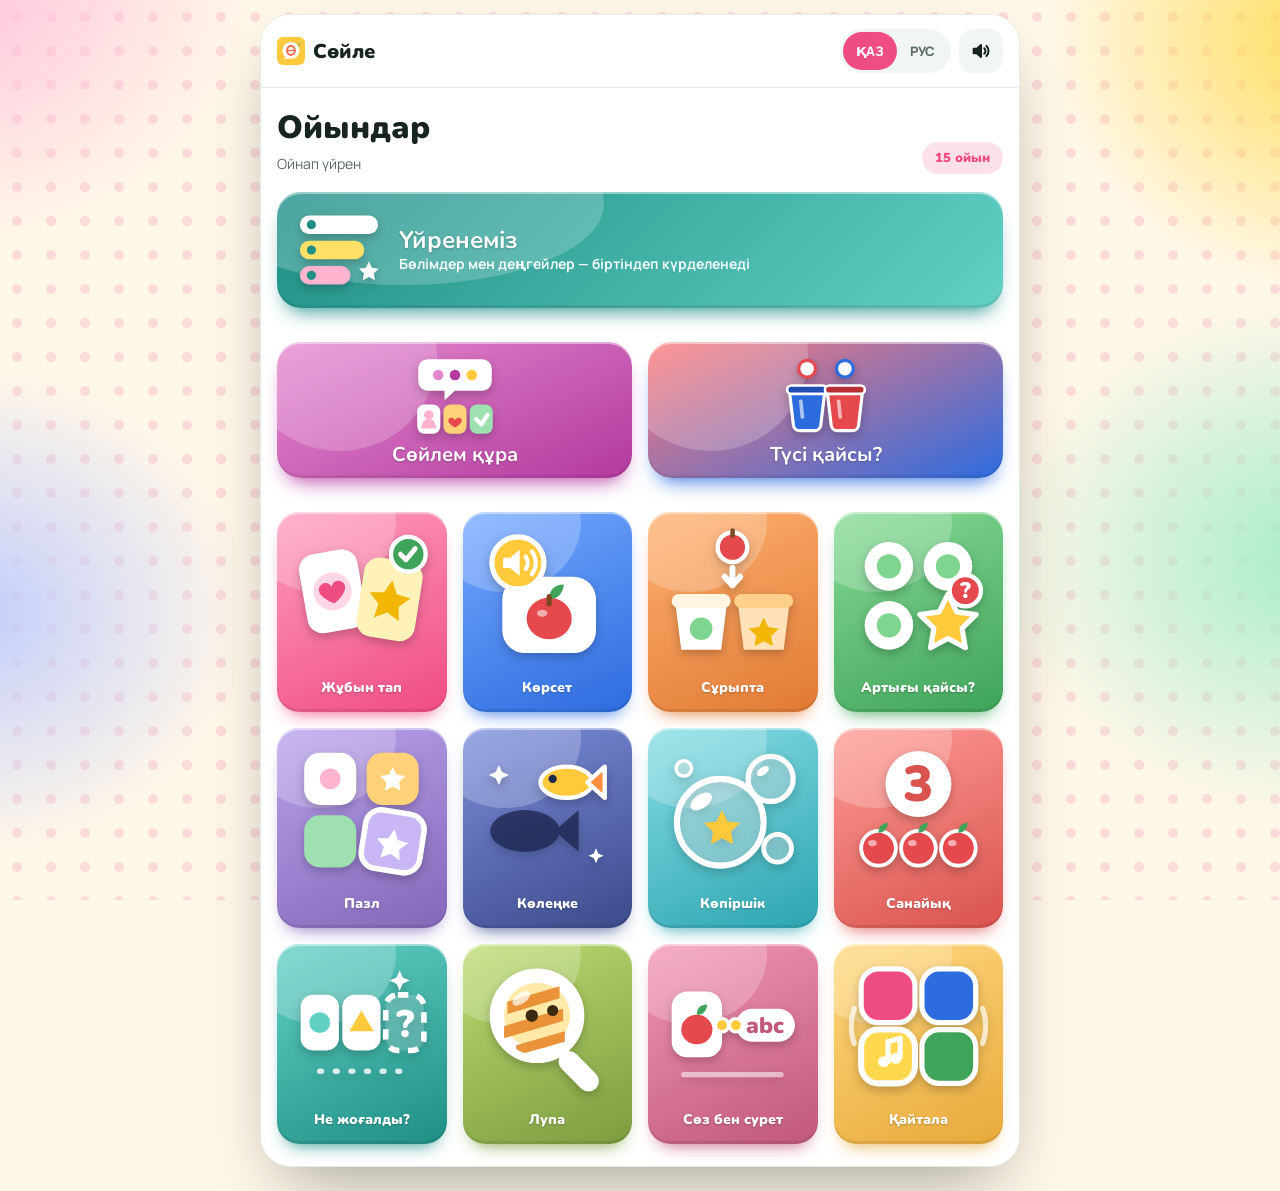
<file: games/index.html>
<!doctype html>
<html lang="kk">
<head>
<meta charset="utf-8">
<meta name="viewport" content="width=device-width, initial-scale=1, viewport-fit=cover">
<title>Сөйле — Ойындар / Игры</title>
<link href="https://fonts.googleapis.com/css2?family=Nunito:wght@600;800;900&family=Manrope:wght@500;600;700;800&display=swap" rel="stylesheet">
<link rel="stylesheet" href="games.css">
</head>
<body class="g-body">
<div class="g-shell" id="shell"></div>

<script>
/* Внутри приложения (iframe) карточки, язык и озвучка берутся у него — тяжёлые файлы с голосами второй раз не грузим. */
(function(){
  var emb = false;
  try{ emb = !!(window.parent && window.parent !== window && window.parent.SOILE_GAMES_API); }catch(e){}
  if (!emb){
    ['../voice-data.js','../voice-data-ru.js','cards.js'].forEach(function(f){ document.write('<script src="' + f + '"><\/script>'); });
  }
})();
</script>
<script src="engine.js"></script>
<script src="icons.js"></script>
<script src="framework.js"></script>
<script src="memory.js"></script>
<script src="find.js"></script>
<script src="sort.js"></script>
<script src="odd.js"></script>
<script src="puzzle.js"></script>
<script src="shadow.js"></script>
<script src="bubbles.js"></script>
<script src="count.js"></script>
<script src="missing.js"></script>
<script src="zoom.js"></script>
<script src="words.js"></script>
<script src="simon.js"></script>
<script src="sentence.js"></script>
<script src="colors.js"></script>
<script src="learn.js"></script>
<script>
(function(){
  var SG = window.SoileGames, shell = document.getElementById('shell');
  var HUB = { title:{kk:'Ойындар',ru:'Игры'}, sub:{kk:'Ойнап үйрен',ru:'Играем и учимся'} };
  var FEATURED = ['sentence','colors'];   // две крупные плитки над сеткой 4×3
  function ordered(){
    var by = {}; SG.games.forEach(function(g){ by[g.id] = g; });
    var list = SG.ORDER.filter(function(id){ return by[id]; }).map(function(id){ return by[id]; });
    SG.games.forEach(function(g){ if (list.indexOf(g) < 0 && FEATURED.indexOf(g.id) < 0 && g.id !== 'learn') list.push(g); });
    return list;
  }
  function hub(){
    shell.innerHTML = '';
    var bar = SG.el('div','g-top');
    if (SG.embedded){      // внутри приложения: стрелка «назад» возвращает к карточкам
      var back = SG.el('button','g-iconbtn', SG.ICON_BACK); back.type = 'button'; back.setAttribute('aria-label','Back');
      back.addEventListener('click', function(){ SG.stopSpeech(); try{ SG.api.close(); }catch(e){} });
      bar.appendChild(back);
    }
    bar.appendChild(SG.el('div','g-brand', SG.MASCOT + '<span>Сөйле</span>'));
    bar.appendChild(SG.controls(hub));
    shell.appendChild(bar);
    var main = SG.el('div','g-main');
    var head = SG.el('div','g-hubhead'); var left = SG.el('div');
    left.appendChild(SG.el('h1','g-h1', SG.t(HUB.title))); left.appendChild(SG.el('p','g-sub', SG.t(HUB.sub)));
    head.appendChild(left); head.appendChild(SG.el('span','g-count', SG.games.length + ' ' + SG.t({kk:'ойын',ru:'игр'})));
    main.appendChild(head);
    var lg = SG.games.filter(function(g){ return g.id === 'learn'; })[0];
    if (lg){      // «Учимся» — отдельной широкой плиткой: программа по разделам и уровням
      var lt = SG.el('button','g-feature g-learn', (SG.ICONS.learn || '') +
        '<span class="ft"><b>' + SG.t(lg) + '</b><small>' + SG.t(lg.sub) + '</small></span>');
      lt.type = 'button'; lt.style.setProperty('--c1', '#1F8F86'); lt.style.setProperty('--c2', '#62D0C4'); lt.setAttribute('data-game', 'learn');
      lt.addEventListener('click', function(){ SG.open('learn', shell, { onExit: hub }); });
      main.appendChild(lt);
    }
    var fgs = FEATURED.map(function(id){ return SG.games.filter(function(g){ return g.id === id; })[0]; }).filter(Boolean);
    if (fgs.length){
      var frow = SG.el('div','g-featrow'); frow.style.setProperty('--k', fgs.length);
      fgs.forEach(function(fg){
        var fcol = SG.TILE[fg.id] || [fg.color, fg.color2];
        var ft = SG.el('button','g-feature', (SG.ICONS[fg.id] || '') +
          '<span class="ft"><b>' + SG.t(fg) + '</b><small>' + SG.t(fg.sub) + '</small></span>');
        ft.type = 'button'; ft.style.setProperty('--c1', fcol[0]); ft.style.setProperty('--c2', fcol[1]); ft.setAttribute('data-game', fg.id);
        ft.addEventListener('click', function(){ SG.open(fg.id, shell, { onExit: hub }); });
        frow.appendChild(ft);
      });
      main.appendChild(frow);
    }
    var grid = SG.el('div','g-hubgrid');
    ordered().forEach(function(g){
      var col = SG.TILE[g.id] || [g.color, g.color2 || g.color];
      var t = SG.el('button','g-gtile', (SG.ICONS[g.id] || g.icon || '') + '<span>' + SG.t(g) + '</span>'); t.type = 'button';
      t.style.setProperty('--c1', col[0]); t.style.setProperty('--c2', col[1]); t.setAttribute('data-game', g.id);
      t.addEventListener('click', function(){ SG.open(g.id, shell, { onExit: hub }); });
      grid.appendChild(t);
    });
    main.appendChild(grid);
    shell.appendChild(main);
  }
  hub();
  var m = /[?&]game=([a-z0-9_-]+)/.exec(location.search);   // отладка: games/index.html?game=sort
  if (m) SG.open(m[1], shell, { onExit: hub });
})();
</script>
</body>
</html>
</file>
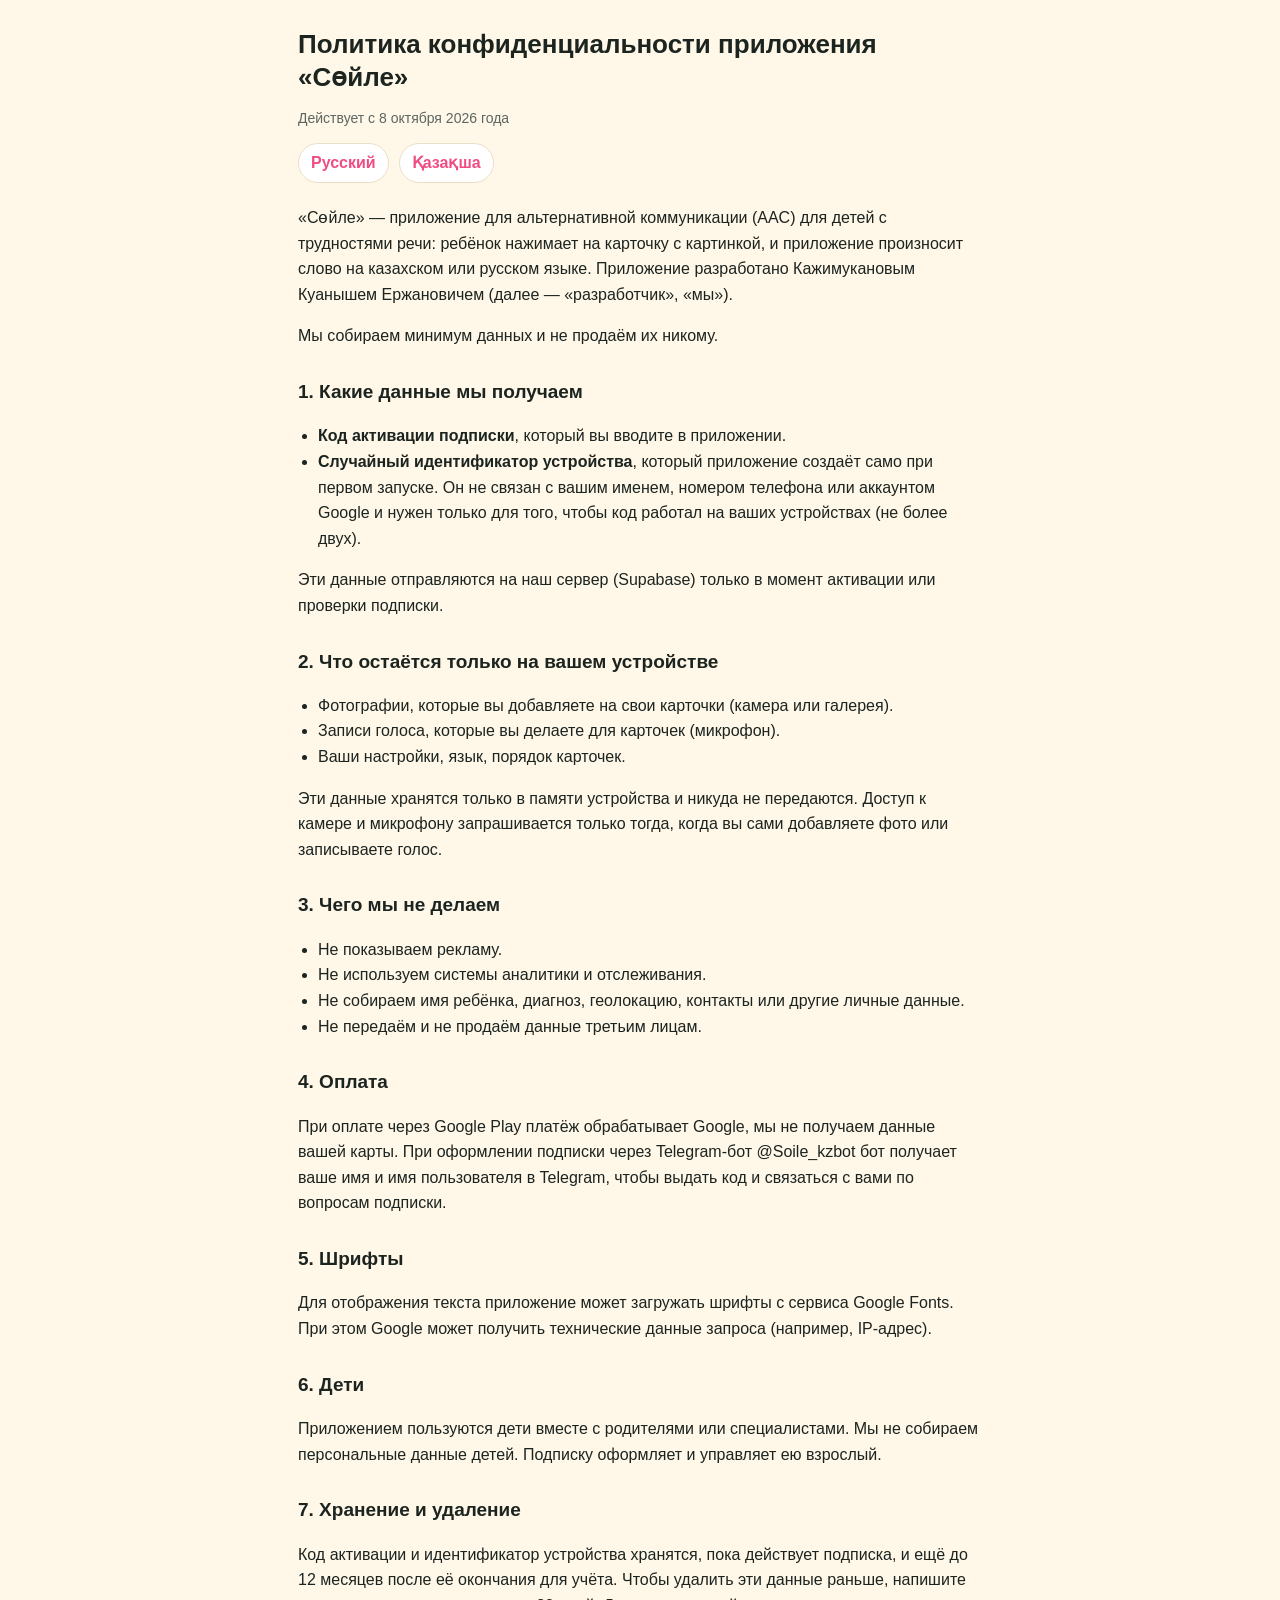
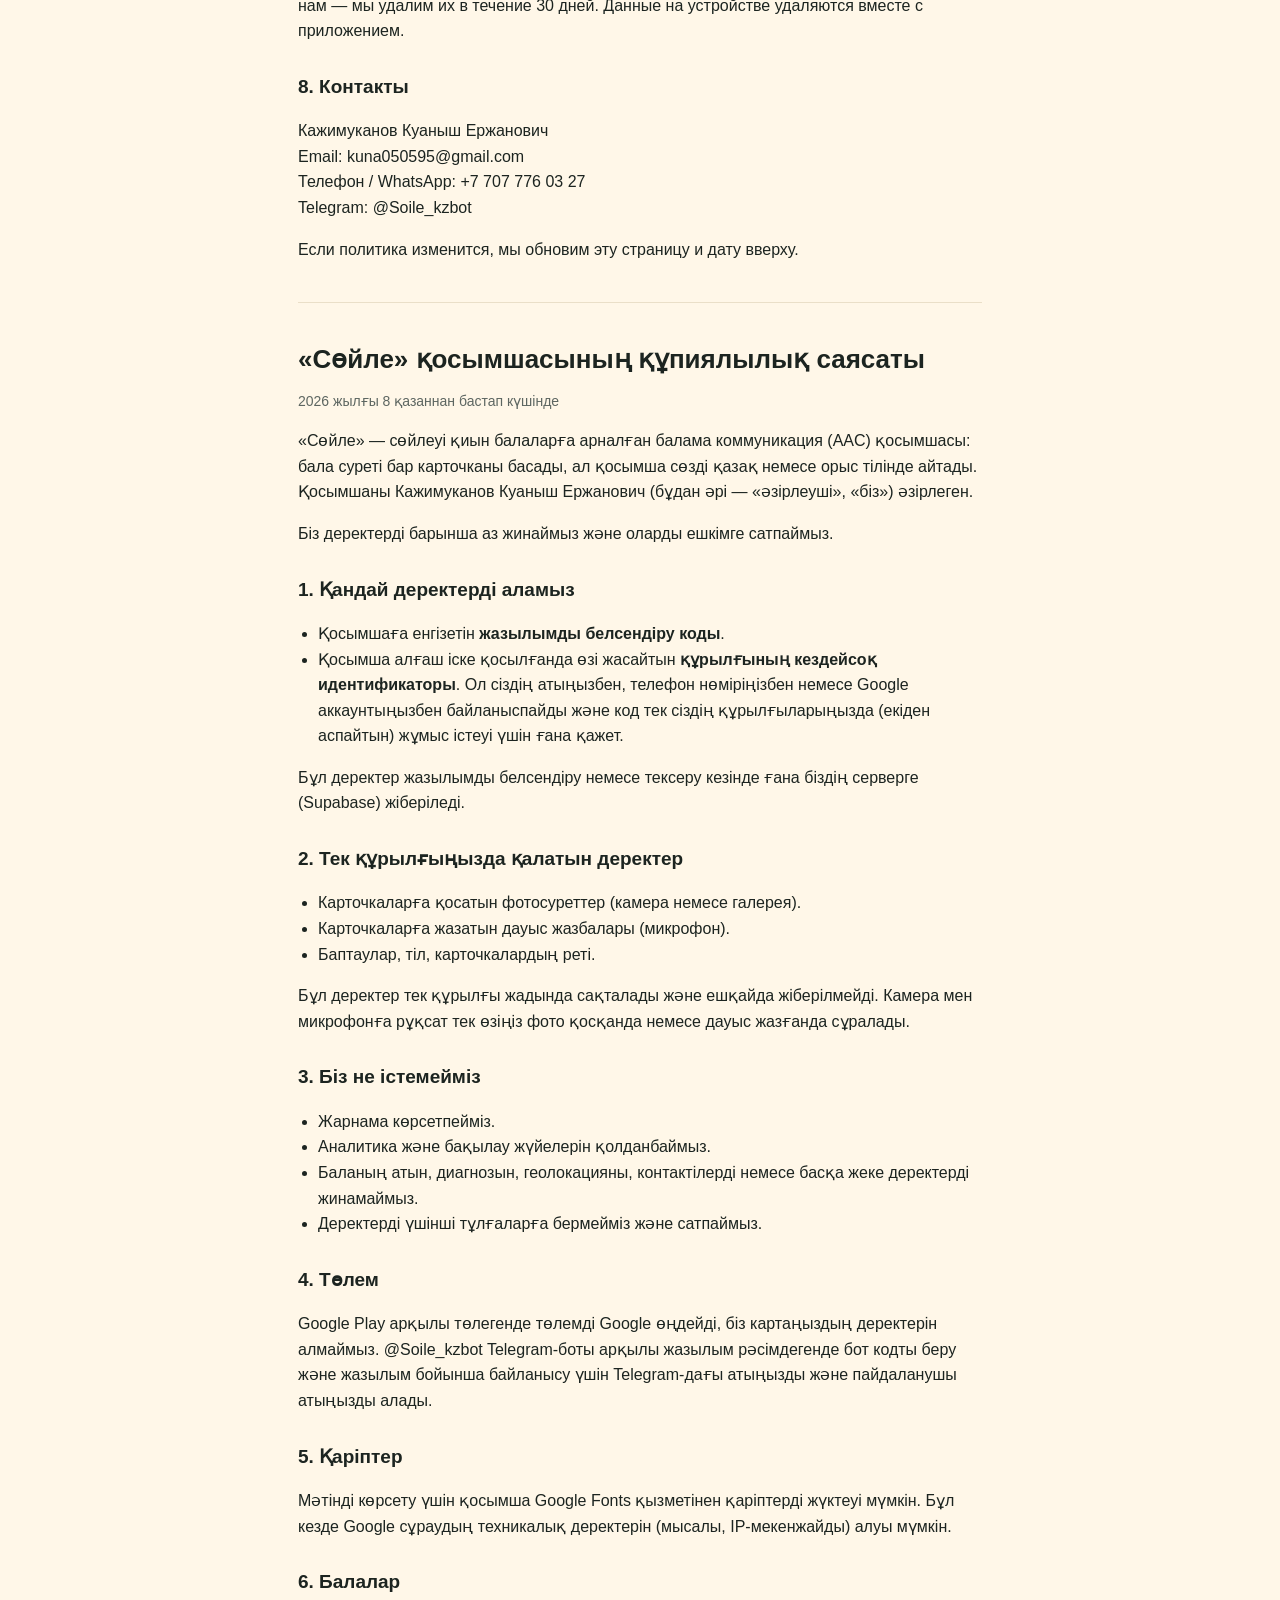
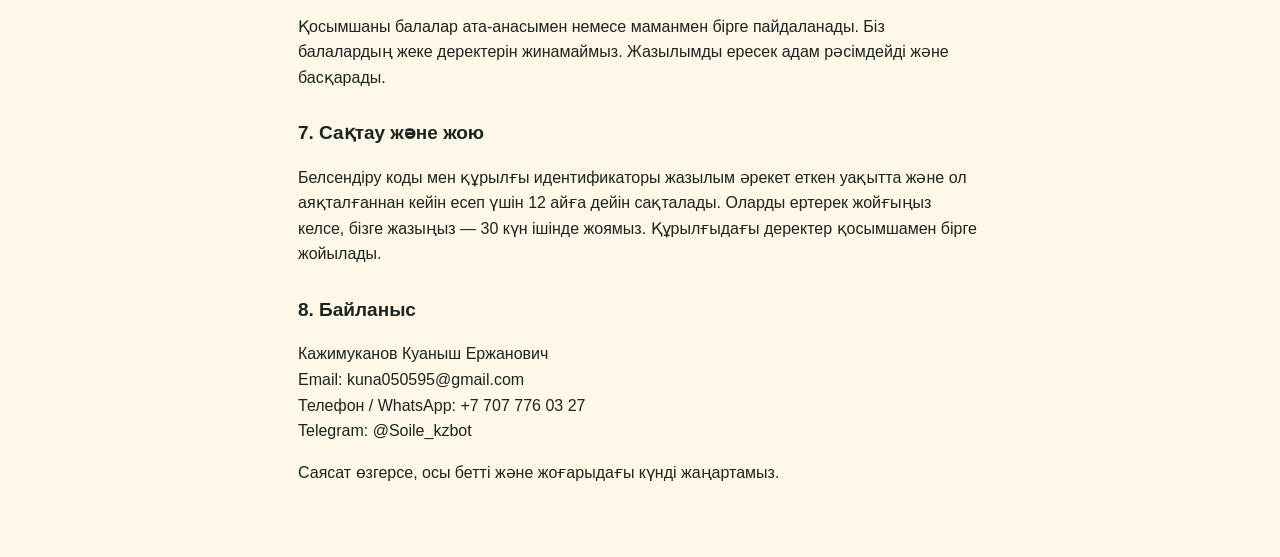
<file: privacy.html>
<!doctype html>
<html lang="ru">
<head>
<meta charset="utf-8">
<meta name="viewport" content="width=device-width, initial-scale=1">
<title>Сөйле — Политика конфиденциальности</title>
<style>
  :root{ --bg:#FFF7E8; --ink:#1c2420; --muted:#5d6661; --accent:#EF4C82; --line:#eadfc8; }
  *{ box-sizing:border-box }
  body{ margin:0; background:var(--bg); color:var(--ink); font:16px/1.6 -apple-system, "Segoe UI", Roboto, Arial, sans-serif; }
  main{ max-width:720px; margin:0 auto; padding:28px 18px 56px; }
  h1{ font-size:26px; line-height:1.25; margin:0 0 6px; }
  h2{ font-size:19px; margin:28px 0 8px; }
  p, li{ color:var(--ink); }
  .muted{ color:var(--muted); font-size:14px; }
  .lang{ display:flex; gap:10px; margin:12px 0 22px; }
  .lang a{ color:var(--accent); font-weight:700; text-decoration:none; border:1px solid var(--line); padding:6px 12px; border-radius:999px; background:#fff; }
  hr{ border:0; border-top:1px solid var(--line); margin:40px 0; }
  ul{ padding-left:20px; }
</style>
</head>
<body>
<main>
  <h1>Политика конфиденциальности приложения «Сөйле»</h1>
  <p class="muted">Действует с 8 октября 2026 года</p>
  <div class="lang"><a href="#ru">Русский</a><a href="#kk">Қазақша</a></div>

  <section id="ru">
    <p>«Сөйле» — приложение для альтернативной коммуникации (AAC) для детей с трудностями речи: ребёнок нажимает на карточку с картинкой, и приложение произносит слово на казахском или русском языке. Приложение разработано Кажимукановым Куанышем Ержановичем (далее — «разработчик», «мы»).</p>
    <p>Мы собираем минимум данных и не продаём их никому.</p>

    <h2>1. Какие данные мы получаем</h2>
    <ul>
      <li><b>Код активации подписки</b>, который вы вводите в приложении.</li>
      <li><b>Случайный идентификатор устройства</b>, который приложение создаёт само при первом запуске. Он не связан с вашим именем, номером телефона или аккаунтом Google и нужен только для того, чтобы код работал на ваших устройствах (не более двух).</li>
    </ul>
    <p>Эти данные отправляются на наш сервер (Supabase) только в момент активации или проверки подписки.</p>

    <h2>2. Что остаётся только на вашем устройстве</h2>
    <ul>
      <li>Фотографии, которые вы добавляете на свои карточки (камера или галерея).</li>
      <li>Записи голоса, которые вы делаете для карточек (микрофон).</li>
      <li>Ваши настройки, язык, порядок карточек.</li>
    </ul>
    <p>Эти данные хранятся только в памяти устройства и никуда не передаются. Доступ к камере и микрофону запрашивается только тогда, когда вы сами добавляете фото или записываете голос.</p>

    <h2>3. Чего мы не делаем</h2>
    <ul>
      <li>Не показываем рекламу.</li>
      <li>Не используем системы аналитики и отслеживания.</li>
      <li>Не собираем имя ребёнка, диагноз, геолокацию, контакты или другие личные данные.</li>
      <li>Не передаём и не продаём данные третьим лицам.</li>
    </ul>

    <h2>4. Оплата</h2>
    <p>При оплате через Google Play платёж обрабатывает Google, мы не получаем данные вашей карты. При оформлении подписки через Telegram-бот @Soile_kzbot бот получает ваше имя и имя пользователя в Telegram, чтобы выдать код и связаться с вами по вопросам подписки.</p>

    <h2>5. Шрифты</h2>
    <p>Для отображения текста приложение может загружать шрифты с сервиса Google Fonts. При этом Google может получить технические данные запроса (например, IP-адрес).</p>

    <h2>6. Дети</h2>
    <p>Приложением пользуются дети вместе с родителями или специалистами. Мы не собираем персональные данные детей. Подписку оформляет и управляет ею взрослый.</p>

    <h2>7. Хранение и удаление</h2>
    <p>Код активации и идентификатор устройства хранятся, пока действует подписка, и ещё до 12 месяцев после её окончания для учёта. Чтобы удалить эти данные раньше, напишите нам — мы удалим их в течение 30 дней. Данные на устройстве удаляются вместе с приложением.</p>

    <h2>8. Контакты</h2>
    <p>Кажимуканов Куаныш Ержанович<br>
    Email: kuna050595@gmail.com<br>
    Телефон / WhatsApp: +7 707 776 03 27<br>
    Telegram: @Soile_kzbot</p>
    <p>Если политика изменится, мы обновим эту страницу и дату вверху.</p>
  </section>

  <hr>

  <section id="kk">
    <h1>«Сөйле» қосымшасының құпиялылық саясаты</h1>
    <p class="muted">2026 жылғы 8 қазаннан бастап күшінде</p>
    <p>«Сөйле» — сөйлеуі қиын балаларға арналған балама коммуникация (AAC) қосымшасы: бала суреті бар карточканы басады, ал қосымша сөзді қазақ немесе орыс тілінде айтады. Қосымшаны Кажимуканов Куаныш Ержанович (бұдан әрі — «әзірлеуші», «біз») әзірлеген.</p>
    <p>Біз деректерді барынша аз жинаймыз және оларды ешкімге сатпаймыз.</p>

    <h2>1. Қандай деректерді аламыз</h2>
    <ul>
      <li>Қосымшаға енгізетін <b>жазылымды белсендіру коды</b>.</li>
      <li>Қосымша алғаш іске қосылғанда өзі жасайтын <b>құрылғының кездейсоқ идентификаторы</b>. Ол сіздің атыңызбен, телефон нөміріңізбен немесе Google аккаунтыңызбен байланыспайды және код тек сіздің құрылғыларыңызда (екіден аспайтын) жұмыс істеуі үшін ғана қажет.</li>
    </ul>
    <p>Бұл деректер жазылымды белсендіру немесе тексеру кезінде ғана біздің серверге (Supabase) жіберіледі.</p>

    <h2>2. Тек құрылғыңызда қалатын деректер</h2>
    <ul>
      <li>Карточкаларға қосатын фотосуреттер (камера немесе галерея).</li>
      <li>Карточкаларға жазатын дауыс жазбалары (микрофон).</li>
      <li>Баптаулар, тіл, карточкалардың реті.</li>
    </ul>
    <p>Бұл деректер тек құрылғы жадында сақталады және ешқайда жіберілмейді. Камера мен микрофонға рұқсат тек өзіңіз фото қосқанда немесе дауыс жазғанда сұралады.</p>

    <h2>3. Біз не істемейміз</h2>
    <ul>
      <li>Жарнама көрсетпейміз.</li>
      <li>Аналитика және бақылау жүйелерін қолданбаймыз.</li>
      <li>Баланың атын, диагнозын, геолокацияны, контактілерді немесе басқа жеке деректерді жинамаймыз.</li>
      <li>Деректерді үшінші тұлғаларға бермейміз және сатпаймыз.</li>
    </ul>

    <h2>4. Төлем</h2>
    <p>Google Play арқылы төлегенде төлемді Google өңдейді, біз картаңыздың деректерін алмаймыз. @Soile_kzbot Telegram-боты арқылы жазылым рәсімдегенде бот кодты беру және жазылым бойынша байланысу үшін Telegram-дағы атыңызды және пайдаланушы атыңызды алады.</p>

    <h2>5. Қаріптер</h2>
    <p>Мәтінді көрсету үшін қосымша Google Fonts қызметінен қаріптерді жүктеуі мүмкін. Бұл кезде Google сұраудың техникалық деректерін (мысалы, IP-мекенжайды) алуы мүмкін.</p>

    <h2>6. Балалар</h2>
    <p>Қосымшаны балалар ата-анасымен немесе маманмен бірге пайдаланады. Біз балалардың жеке деректерін жинамаймыз. Жазылымды ересек адам рәсімдейді және басқарады.</p>

    <h2>7. Сақтау және жою</h2>
    <p>Белсендіру коды мен құрылғы идентификаторы жазылым әрекет еткен уақытта және ол аяқталғаннан кейін есеп үшін 12 айға дейін сақталады. Оларды ертерек жойғыңыз келсе, бізге жазыңыз — 30 күн ішінде жоямыз. Құрылғыдағы деректер қосымшамен бірге жойылады.</p>

    <h2>8. Байланыс</h2>
    <p>Кажимуканов Куаныш Ержанович<br>
    Email: kuna050595@gmail.com<br>
    Телефон / WhatsApp: +7 707 776 03 27<br>
    Telegram: @Soile_kzbot</p>
    <p>Саясат өзгерсе, осы бетті және жоғарыдағы күнді жаңартамыз.</p>
  </section>
</main>
</body>
</html>
</file>
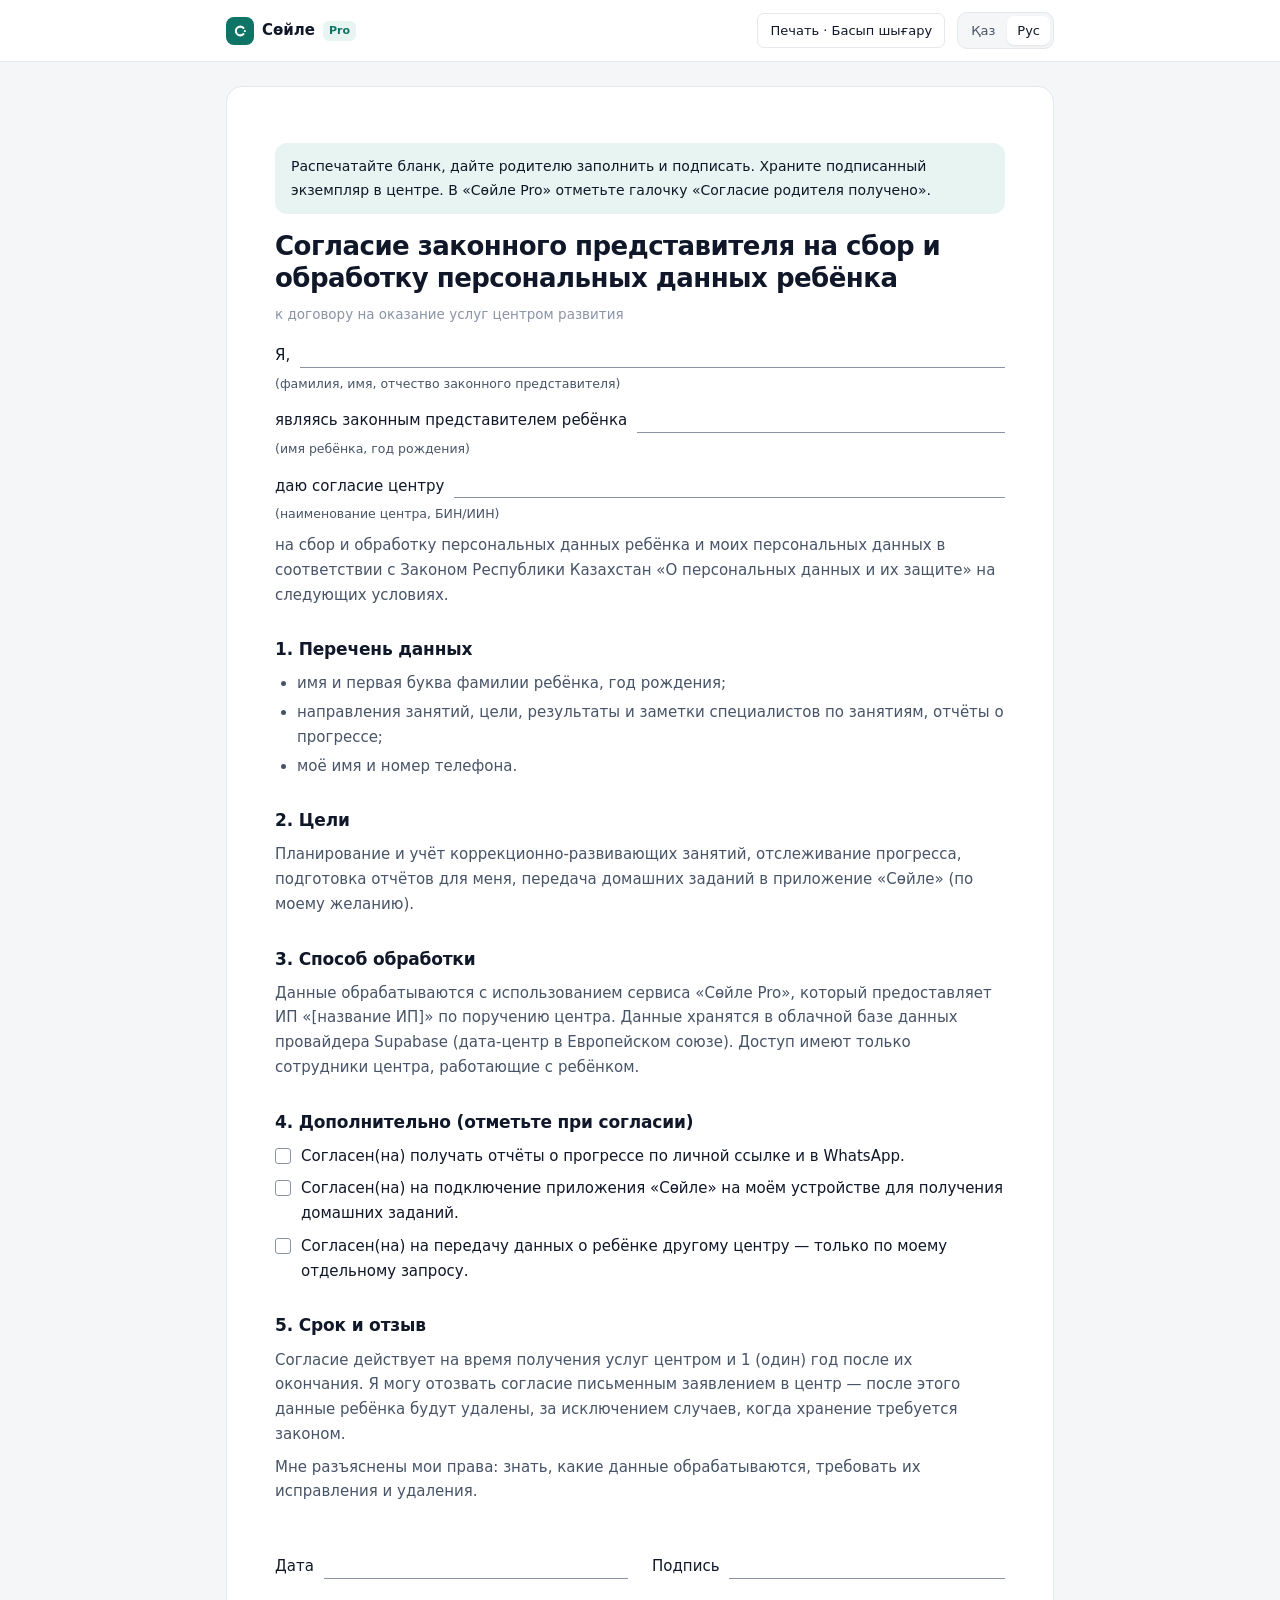
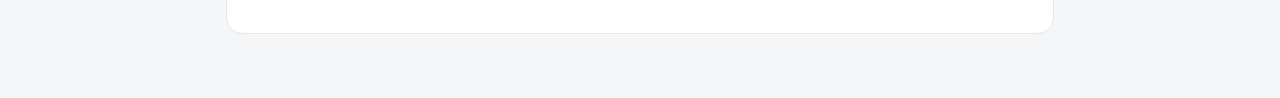
<file: pro/legal/consent.html>
<!doctype html>
<html lang="ru">
<head>
<meta charset="utf-8">
<meta name="viewport" content="width=device-width, initial-scale=1">
<title>Сөйле Pro</title>
<meta name="robots" content="index,follow">
<link rel="icon" href="data:image/svg+xml,%3Csvg xmlns='http://www.w3.org/2000/svg' viewBox='0 0 64 64'%3E%3Crect width='64' height='64' rx='16' fill='%230D7466'/%3E%3Cpath d='M43 22.5A14 14 0 1 0 43 41.5' fill='none' stroke='white' stroke-width='6.5' stroke-linecap='round'/%3E%3Ccircle cx='47.5' cy='32' r='3.6' fill='white'/%3E%3C/svg%3E">
<link rel="stylesheet" href="legal.css?v=1">
<script src="legal.js?v=1"></script>
</head>
<body>
<header class="lg-top"><div class="lg-top-in">
  <a class="lg-brand" href="../"><i><svg viewBox="0 0 64 64"><path d="M43 22.5A14 14 0 1 0 43 41.5" fill="none" stroke="white" stroke-width="6.5" stroke-linecap="round"/><circle cx="47.5" cy="32" r="3.6" fill="white"/></svg></i>Сөйле <small>Pro</small></a>
  <span class="sp"></span>
  <button class="lg-btn" data-print>Печать · Басып шығару</button>
  <div class="lg-switch"><button data-v="kk">Қаз</button><button data-v="ru">Рус</button></div>
</div></header>
<main>
<article data-lang="ru">
<p class="note">Распечатайте бланк, дайте родителю заполнить и подписать. Храните подписанный экземпляр в центре. В «Сөйле Pro» отметьте галочку «Согласие родителя получено».</p>
<h1>Согласие законного представителя на сбор и обработку персональных данных ребёнка</h1>
<p class="meta">к договору на оказание услуг центром развития</p>
<div class="form-line"><span>Я,</span><i></i></div>
<p style="margin-top:-8px;font-size:12.5px">(фамилия, имя, отчество законного представителя)</p>
<div class="form-line"><span>являясь законным представителем ребёнка</span><i></i></div>
<p style="margin-top:-8px;font-size:12.5px">(имя ребёнка, год рождения)</p>
<div class="form-line"><span>даю согласие центру</span><i></i></div>
<p style="margin-top:-8px;font-size:12.5px">(наименование центра, БИН/ИИН)</p>
<p>на сбор и обработку персональных данных ребёнка и моих персональных данных в соответствии с Законом Республики Казахстан «О персональных данных и их защите» на следующих условиях.</p>

<h2>1. Перечень данных</h2>
<ul>
<li>имя и первая буква фамилии ребёнка, год рождения;</li>
<li>направления занятий, цели, результаты и заметки специалистов по занятиям, отчёты о прогрессе;</li>
<li>моё имя и номер телефона.</li>
</ul>
<h2>2. Цели</h2>
<p>Планирование и учёт коррекционно-развивающих занятий, отслеживание прогресса, подготовка отчётов для меня, передача домашних заданий в приложение «Сөйле» (по моему желанию).</p>
<h2>3. Способ обработки</h2>
<p>Данные обрабатываются с использованием сервиса «Сөйле Pro», который предоставляет <span data-op="name"></span> по поручению центра. Данные хранятся в облачной базе данных провайдера Supabase (дата-центр в Европейском союзе). Доступ имеют только сотрудники центра, работающие с ребёнком.</p>
<h2>4. Дополнительно (отметьте при согласии)</h2>
<div class="check-line"><b></b><span>Согласен(на) получать отчёты о прогрессе по личной ссылке и в WhatsApp.</span></div>
<div class="check-line"><b></b><span>Согласен(на) на подключение приложения «Сөйле» на моём устройстве для получения домашних заданий.</span></div>
<div class="check-line"><b></b><span>Согласен(на) на передачу данных о ребёнке другому центру — только по моему отдельному запросу.</span></div>
<h2>5. Срок и отзыв</h2>
<p>Согласие действует на время получения услуг центром и 1 (один) год после их окончания. Я могу отозвать согласие письменным заявлением в центр — после этого данные ребёнка будут удалены, за исключением случаев, когда хранение требуется законом.</p>
<p>Мне разъяснены мои права: знать, какие данные обрабатываются, требовать их исправления и удаления.</p>
<div class="sign">
<div><div class="form-line"><span>Дата</span><i></i></div></div>
<div><div class="form-line"><span>Подпись</span><i></i></div></div>
</div>
</article>

<article data-lang="kk" hidden>
<p class="note">Бланкіні басып шығарып, ата-анаға толтыруға және қол қоюға беріңіз. Қол қойылған данасын орталықта сақтаңыз. «Сөйле Pro»-да «Ата-ана келісімі алынды» белгісін қойыңыз.</p>
<h1>Баланың дербес деректерін жинауға және өңдеуге заңды өкілдің келісімі</h1>
<p class="meta">даму орталығының қызмет көрсету шартына</p>
<div class="form-line"><span>Мен,</span><i></i></div>
<p style="margin-top:-8px;font-size:12.5px">(заңды өкілдің тегі, аты, әкесінің аты)</p>
<div class="form-line"><span>баланың заңды өкілі ретінде</span><i></i></div>
<p style="margin-top:-8px;font-size:12.5px">(баланың аты, туған жылы)</p>
<div class="form-line"><span>орталыққа</span><i></i></div>
<p style="margin-top:-8px;font-size:12.5px">(орталықтың атауы, БСН/ЖСН)</p>
<p>«Дербес деректер және оларды қорғау туралы» Қазақстан Республикасының Заңына сәйкес баланың дербес деректерін және менің дербес деректерімді төмендегі шарттармен жинауға және өңдеуге келісім беремін.</p>

<h2>1. Деректер тізбесі</h2>
<ul>
<li>баланың аты және тегінің бірінші әрпі, туған жылы;</li>
<li>сабақ бағыттары, мақсаттары, мамандардың сабақтар бойынша нәтижелері мен жазбалары, прогресс туралы есептер;</li>
<li>менің атым және телефон нөмірім.</li>
</ul>
<h2>2. Мақсаттары</h2>
<p>Түзету-дамыту сабақтарын жоспарлау және есепке алу, прогресті бақылау, маған арналған есептерді дайындау, үй тапсырмаларын «Сөйле» қолданбасына беру (менің қалауым бойынша).</p>
<h2>3. Өңдеу тәсілі</h2>
<p>Деректер орталықтың тапсырмасы бойынша <span data-op="name"></span> ұсынатын «Сөйле Pro» сервисі арқылы өңделеді. Деректер Supabase провайдерінің бұлттық дерекқорында (Еуропалық Одақтағы дата-орталық) сақталады. Қолжетімділік тек баламен жұмыс істейтін орталық қызметкерлерінде болады.</p>
<h2>4. Қосымша (келіссеңіз белгілеңіз)</h2>
<div class="check-line"><b></b><span>Прогресс туралы есептерді жеке сілтеме арқылы және WhatsApp-та алуға келісемін.</span></div>
<div class="check-line"><b></b><span>Үй тапсырмаларын алу үшін құрылғымда «Сөйле» қолданбасын қосуға келісемін.</span></div>
<div class="check-line"><b></b><span>Бала туралы деректерді басқа орталыққа беруге — тек менің жеке сұрауым бойынша келісемін.</span></div>
<h2>5. Мерзімі және кері қайтарып алу</h2>
<p>Келісім орталық қызмет көрсететін уақытта және аяқталғаннан кейін 1 (бір) жыл бойы әрекет етеді. Мен орталыққа жазбаша өтініш беру арқылы келісімді кері қайтарып ала аламын — содан кейін, заң бойынша сақтау талап етілетін жағдайларды қоспағанда, баланың деректері жойылады.</p>
<p>Маған өз құқықтарым түсіндірілді: қандай деректер өңделетінін білу, оларды түзетуді және жоюды талап ету.</p>
<div class="sign">
<div><div class="form-line"><span>Күні</span><i></i></div></div>
<div><div class="form-line"><span>Қолы</span><i></i></div></div>
</div>
</article>

</main>
</body>
</html>
</file>
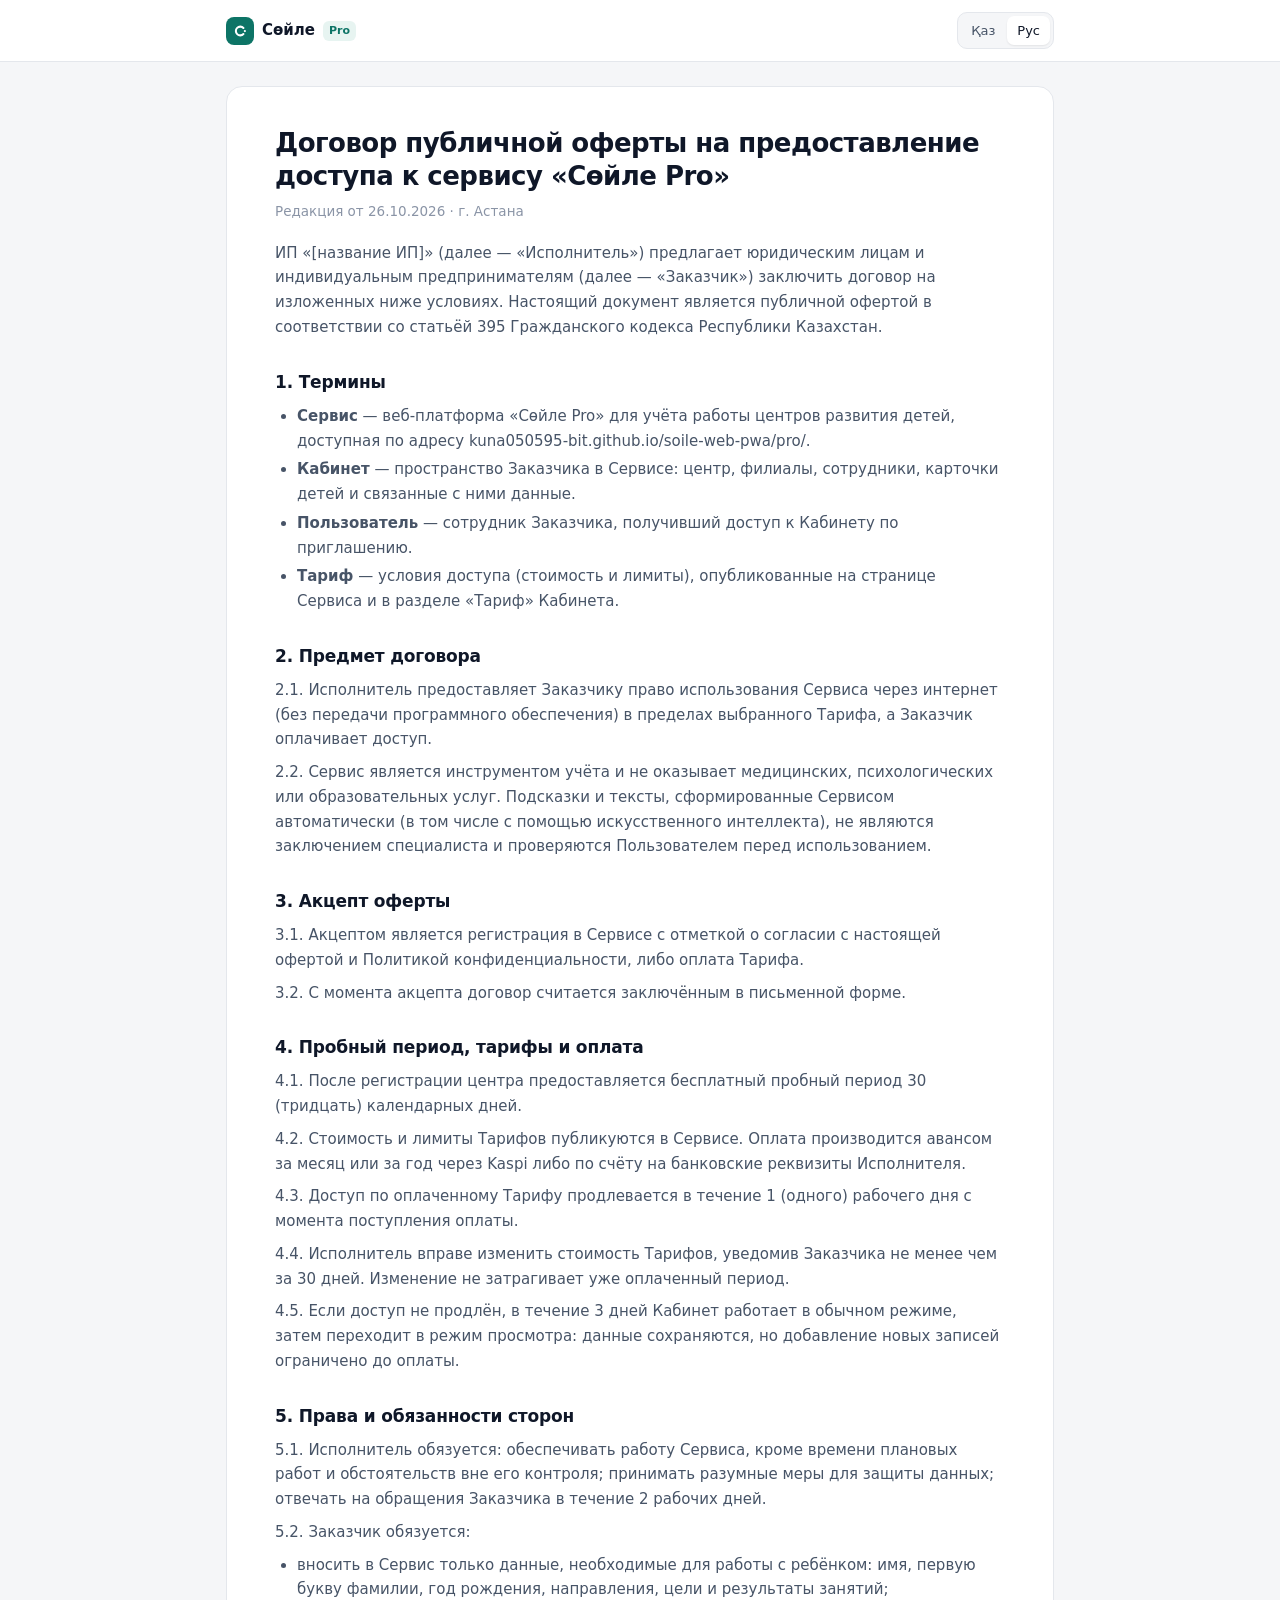
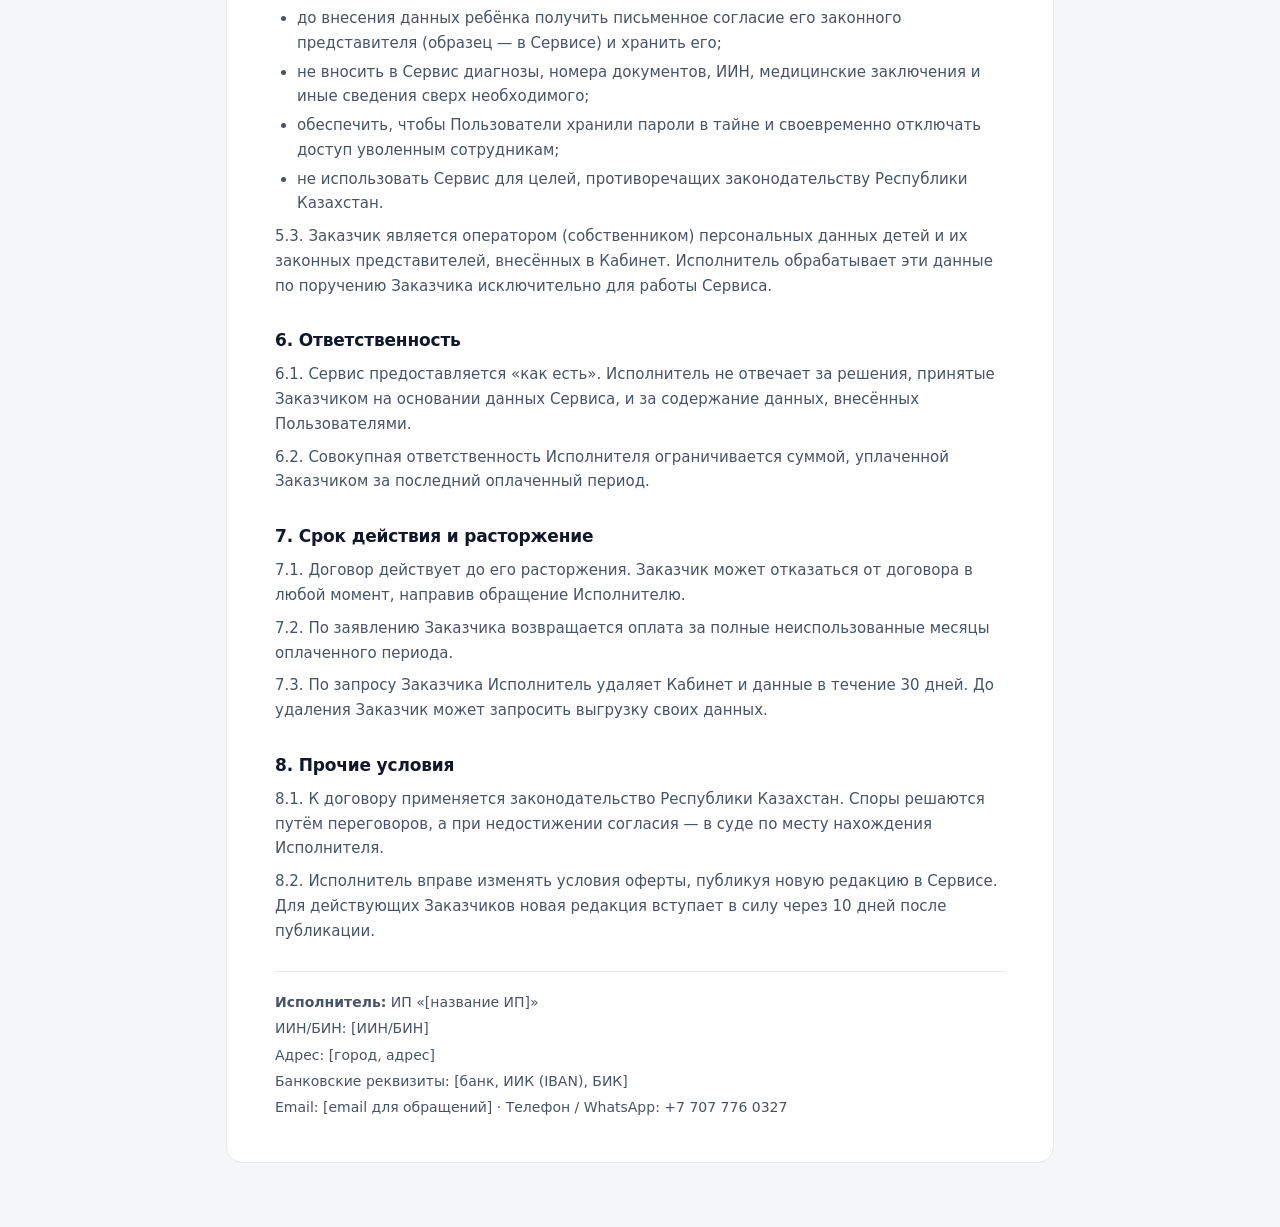
<file: pro/legal/offer.html>
<!doctype html>
<html lang="ru">
<head>
<meta charset="utf-8">
<meta name="viewport" content="width=device-width, initial-scale=1">
<title>Сөйле Pro</title>
<meta name="robots" content="index,follow">
<link rel="icon" href="data:image/svg+xml,%3Csvg xmlns='http://www.w3.org/2000/svg' viewBox='0 0 64 64'%3E%3Crect width='64' height='64' rx='16' fill='%230D7466'/%3E%3Cpath d='M43 22.5A14 14 0 1 0 43 41.5' fill='none' stroke='white' stroke-width='6.5' stroke-linecap='round'/%3E%3Ccircle cx='47.5' cy='32' r='3.6' fill='white'/%3E%3C/svg%3E">
<link rel="stylesheet" href="legal.css?v=1">
<script src="legal.js?v=1"></script>
</head>
<body>
<header class="lg-top"><div class="lg-top-in">
  <a class="lg-brand" href="../"><i><svg viewBox="0 0 64 64"><path d="M43 22.5A14 14 0 1 0 43 41.5" fill="none" stroke="white" stroke-width="6.5" stroke-linecap="round"/><circle cx="47.5" cy="32" r="3.6" fill="white"/></svg></i>Сөйле <small>Pro</small></a>
  <span class="sp"></span>
  
  <div class="lg-switch"><button data-v="kk">Қаз</button><button data-v="ru">Рус</button></div>
</div></header>
<main>
<article data-lang="ru">
<h1>Договор публичной оферты на предоставление доступа к сервису «Сөйле Pro»</h1>
<p class="meta">Редакция от <span data-date></span> · г. Астана</p>
<p><span data-op="name"></span> (далее — «Исполнитель») предлагает юридическим лицам и индивидуальным предпринимателям (далее — «Заказчик») заключить договор на изложенных ниже условиях. Настоящий документ является публичной офертой в соответствии со статьёй 395 Гражданского кодекса Республики Казахстан.</p>

<h2>1. Термины</h2>
<ul>
<li><b>Сервис</b> — веб-платформа «Сөйле Pro» для учёта работы центров развития детей, доступная по адресу kuna050595-bit.github.io/soile-web-pwa/pro/.</li>
<li><b>Кабинет</b> — пространство Заказчика в Сервисе: центр, филиалы, сотрудники, карточки детей и связанные с ними данные.</li>
<li><b>Пользователь</b> — сотрудник Заказчика, получивший доступ к Кабинету по приглашению.</li>
<li><b>Тариф</b> — условия доступа (стоимость и лимиты), опубликованные на странице Сервиса и в разделе «Тариф» Кабинета.</li>
</ul>

<h2>2. Предмет договора</h2>
<p>2.1. Исполнитель предоставляет Заказчику право использования Сервиса через интернет (без передачи программного обеспечения) в пределах выбранного Тарифа, а Заказчик оплачивает доступ.</p>
<p>2.2. Сервис является инструментом учёта и не оказывает медицинских, психологических или образовательных услуг. Подсказки и тексты, сформированные Сервисом автоматически (в том числе с помощью искусственного интеллекта), не являются заключением специалиста и проверяются Пользователем перед использованием.</p>

<h2>3. Акцепт оферты</h2>
<p>3.1. Акцептом является регистрация в Сервисе с отметкой о согласии с настоящей офертой и Политикой конфиденциальности, либо оплата Тарифа.</p>
<p>3.2. С момента акцепта договор считается заключённым в письменной форме.</p>

<h2>4. Пробный период, тарифы и оплата</h2>
<p>4.1. После регистрации центра предоставляется бесплатный пробный период 30 (тридцать) календарных дней.</p>
<p>4.2. Стоимость и лимиты Тарифов публикуются в Сервисе. Оплата производится авансом за месяц или за год через Kaspi либо по счёту на банковские реквизиты Исполнителя.</p>
<p>4.3. Доступ по оплаченному Тарифу продлевается в течение 1 (одного) рабочего дня с момента поступления оплаты.</p>
<p>4.4. Исполнитель вправе изменить стоимость Тарифов, уведомив Заказчика не менее чем за 30 дней. Изменение не затрагивает уже оплаченный период.</p>
<p>4.5. Если доступ не продлён, в течение 3 дней Кабинет работает в обычном режиме, затем переходит в режим просмотра: данные сохраняются, но добавление новых записей ограничено до оплаты.</p>

<h2>5. Права и обязанности сторон</h2>
<p>5.1. Исполнитель обязуется: обеспечивать работу Сервиса, кроме времени плановых работ и обстоятельств вне его контроля; принимать разумные меры для защиты данных; отвечать на обращения Заказчика в течение 2 рабочих дней.</p>
<p>5.2. Заказчик обязуется:</p>
<ul>
<li>вносить в Сервис только данные, необходимые для работы с ребёнком: имя, первую букву фамилии, год рождения, направления, цели и результаты занятий;</li>
<li>до внесения данных ребёнка получить письменное согласие его законного представителя (образец — в Сервисе) и хранить его;</li>
<li>не вносить в Сервис диагнозы, номера документов, ИИН, медицинские заключения и иные сведения сверх необходимого;</li>
<li>обеспечить, чтобы Пользователи хранили пароли в тайне и своевременно отключать доступ уволенным сотрудникам;</li>
<li>не использовать Сервис для целей, противоречащих законодательству Республики Казахстан.</li>
</ul>
<p>5.3. Заказчик является оператором (собственником) персональных данных детей и их законных представителей, внесённых в Кабинет. Исполнитель обрабатывает эти данные по поручению Заказчика исключительно для работы Сервиса.</p>

<h2>6. Ответственность</h2>
<p>6.1. Сервис предоставляется «как есть». Исполнитель не отвечает за решения, принятые Заказчиком на основании данных Сервиса, и за содержание данных, внесённых Пользователями.</p>
<p>6.2. Совокупная ответственность Исполнителя ограничивается суммой, уплаченной Заказчиком за последний оплаченный период.</p>

<h2>7. Срок действия и расторжение</h2>
<p>7.1. Договор действует до его расторжения. Заказчик может отказаться от договора в любой момент, направив обращение Исполнителю.</p>
<p>7.2. По заявлению Заказчика возвращается оплата за полные неиспользованные месяцы оплаченного периода.</p>
<p>7.3. По запросу Заказчика Исполнитель удаляет Кабинет и данные в течение 30 дней. До удаления Заказчик может запросить выгрузку своих данных.</p>

<h2>8. Прочие условия</h2>
<p>8.1. К договору применяется законодательство Республики Казахстан. Споры решаются путём переговоров, а при недостижении согласия — в суде по месту нахождения Исполнителя.</p>
<p>8.2. Исполнитель вправе изменять условия оферты, публикуя новую редакцию в Сервисе. Для действующих Заказчиков новая редакция вступает в силу через 10 дней после публикации.</p>

<div class="req">
<p><b>Исполнитель:</b> <span data-op="name"></span></p>
<p>ИИН/БИН: <span data-op="bin"></span></p>
<p>Адрес: <span data-op="address"></span></p>
<p>Банковские реквизиты: <span data-op="bank"></span></p>
<p>Email: <span data-op="email"></span> · Телефон / WhatsApp: <span data-op="phone"></span></p>
</div>
</article>

<article data-lang="kk" hidden>
<h1>«Сөйле Pro» сервисіне қолжетімділік беру туралы жария оферта шарты</h1>
<p class="meta"><span data-date></span> редакциясы · Астана қ.</p>
<p><span data-op="name"></span> (бұдан әрі — «Орындаушы») заңды тұлғалар мен жеке кәсіпкерлерге (бұдан әрі — «Тапсырыс беруші») төменде баяндалған шарттармен шарт жасасуды ұсынады. Осы құжат Қазақстан Республикасы Азаматтық кодексінің 395-бабына сәйкес жария оферта болып табылады.</p>

<h2>1. Терминдер</h2>
<ul>
<li><b>Сервис</b> — kuna050595-bit.github.io/soile-web-pwa/pro/ мекенжайы бойынша қолжетімді, балаларды дамыту орталықтарының жұмысын есепке алуға арналған «Сөйле Pro» веб-платформасы.</li>
<li><b>Кабинет</b> — Сервистегі Тапсырыс берушінің кеңістігі: орталық, филиалдар, қызметкерлер, балалар карточкалары және оларға байланысты деректер.</li>
<li><b>Пайдаланушы</b> — шақыру бойынша Кабинетке қолжетімділік алған Тапсырыс берушінің қызметкері.</li>
<li><b>Тариф</b> — Сервис бетінде және Кабинеттің «Тариф» бөлімінде жарияланған қолжетімділік шарттары (құны мен лимиттері).</li>
</ul>

<h2>2. Шарттың мәні</h2>
<p>2.1. Орындаушы Тапсырыс берушіге таңдалған Тариф шегінде Сервисті интернет арқылы (бағдарламалық қамтамасыз етуді бермей) пайдалану құқығын береді, ал Тапсырыс беруші қолжетімділік үшін төлейді.</p>
<p>2.2. Сервис есепке алу құралы болып табылады және медициналық, психологиялық немесе білім беру қызметтерін көрсетпейді. Сервис автоматты түрде (соның ішінде жасанды интеллект көмегімен) жасаған кеңестер мен мәтіндер маман қорытындысы емес және пайдаланар алдында Пайдаланушы тексереді.</p>

<h2>3. Офертаны қабылдау</h2>
<p>3.1. Осы офертамен және Құпиялылық саясатымен келісу белгісі қойылып Сервисте тіркелу немесе Тарифті төлеу акцепт болып табылады.</p>
<p>3.2. Акцепт сәтінен бастап шарт жазбаша нысанда жасалған болып саналады.</p>

<h2>4. Сынақ кезеңі, тарифтер және төлем</h2>
<p>4.1. Орталық тіркелгеннен кейін 30 (отыз) күнтізбелік күн тегін сынақ кезеңі беріледі.</p>
<p>4.2. Тарифтердің құны мен лимиттері Сервисте жарияланады. Төлем бір айға немесе бір жылға алдын ала Kaspi арқылы не Орындаушының банктік деректемелеріне шот бойынша жүргізіледі.</p>
<p>4.3. Төленген Тариф бойынша қолжетімділік төлем түскен сәттен бастап 1 (бір) жұмыс күні ішінде ұзартылады.</p>
<p>4.4. Орындаушы Тапсырыс берушіні кемінде 30 күн бұрын хабардар ете отырып, Тарифтердің құнын өзгертуге құқылы. Өзгеріс төленіп қойған кезеңге қолданылмайды.</p>
<p>4.5. Қолжетімділік ұзартылмаса, Кабинет 3 күн бойы әдеттегі режимде жұмыс істейді, кейін қарау режиміне өтеді: деректер сақталады, бірақ төлем жасалғанға дейін жаңа жазбалар қосу шектеледі.</p>

<h2>5. Тараптардың құқықтары мен міндеттері</h2>
<p>5.1. Орындаушы: жоспарлы жұмыстар уақытын және өзі бақылай алмайтын жағдайларды қоспағанда, Сервистің жұмысын қамтамасыз етуге; деректерді қорғау үшін ақылға қонымды шаралар қабылдауға; Тапсырыс берушінің өтініштеріне 2 жұмыс күні ішінде жауап беруге міндеттенеді.</p>
<p>5.2. Тапсырыс беруші:</p>
<ul>
<li>Сервиске баламен жұмыс істеуге қажетті деректерді ғана енгізуге: аты, тегінің бірінші әрпі, туған жылы, бағыттары, сабақтардың мақсаттары мен нәтижелері;</li>
<li>баланың деректерін енгізгенге дейін оның заңды өкілінің жазбаша келісімін алуға (үлгісі Сервисте) және оны сақтауға;</li>
<li>Сервиске диагноздарды, құжат нөмірлерін, ЖСН, медициналық қорытындыларды және қажеттіліктен тыс өзге мәліметтерді енгізбеуге;</li>
<li>Пайдаланушылардың құпиясөздерді құпия сақтауын қамтамасыз етуге және жұмыстан шыққан қызметкерлердің қолжетімділігін уақтылы өшіруге;</li>
<li>Сервисті Қазақстан Республикасының заңнамасына қайшы мақсаттарда пайдаланбауға міндеттенеді.</li>
</ul>
<p>5.3. Тапсырыс беруші Кабинетке енгізілген балалардың және олардың заңды өкілдерінің дербес деректерінің операторы (меншік иесі) болып табылады. Орындаушы бұл деректерді Тапсырыс берушінің тапсырмасы бойынша тек Сервистің жұмысы үшін өңдейді.</p>

<h2>6. Жауапкершілік</h2>
<p>6.1. Сервис «сол күйінде» беріледі. Орындаушы Тапсырыс берушінің Сервис деректері негізінде қабылдаған шешімдері үшін және Пайдаланушылар енгізген деректердің мазмұны үшін жауап бермейді.</p>
<p>6.2. Орындаушының жиынтық жауапкершілігі Тапсырыс беруші соңғы төленген кезең үшін төлеген сомамен шектеледі.</p>

<h2>7. Қолданылу мерзімі және бұзу</h2>
<p>7.1. Шарт бұзылғанға дейін әрекет етеді. Тапсырыс беруші Орындаушыға өтініш жіберіп, кез келген уақытта шарттан бас тарта алады.</p>
<p>7.2. Тапсырыс берушінің өтініші бойынша төленген кезеңнің толық пайдаланылмаған айлары үшін төлем қайтарылады.</p>
<p>7.3. Тапсырыс берушінің сұрауы бойынша Орындаушы Кабинет пен деректерді 30 күн ішінде жояды. Жойылғанға дейін Тапсырыс беруші өз деректерінің көшірмесін сұрай алады.</p>

<h2>8. Өзге шарттар</h2>
<p>8.1. Шартқа Қазақстан Республикасының заңнамасы қолданылады. Даулар келіссөздер арқылы, ал келісімге қол жеткізілмеген жағдайда Орындаушының орналасқан жеріндегі сотта шешіледі.</p>
<p>8.2. Орындаушы жаңа редакцияны Сервисте жариялай отырып, оферта шарттарын өзгертуге құқылы. Қолданыстағы Тапсырыс берушілер үшін жаңа редакция жарияланғаннан кейін 10 күн өткен соң күшіне енеді.</p>

<div class="req">
<p><b>Орындаушы:</b> <span data-op="name"></span></p>
<p>ЖСН/БСН: <span data-op="bin"></span></p>
<p>Мекенжайы: <span data-op="address"></span></p>
<p>Банктік деректемелер: <span data-op="bank"></span></p>
<p>Email: <span data-op="email"></span> · Телефон / WhatsApp: <span data-op="phone"></span></p>
</div>
</article>

</main>
</body>
</html>
</file>
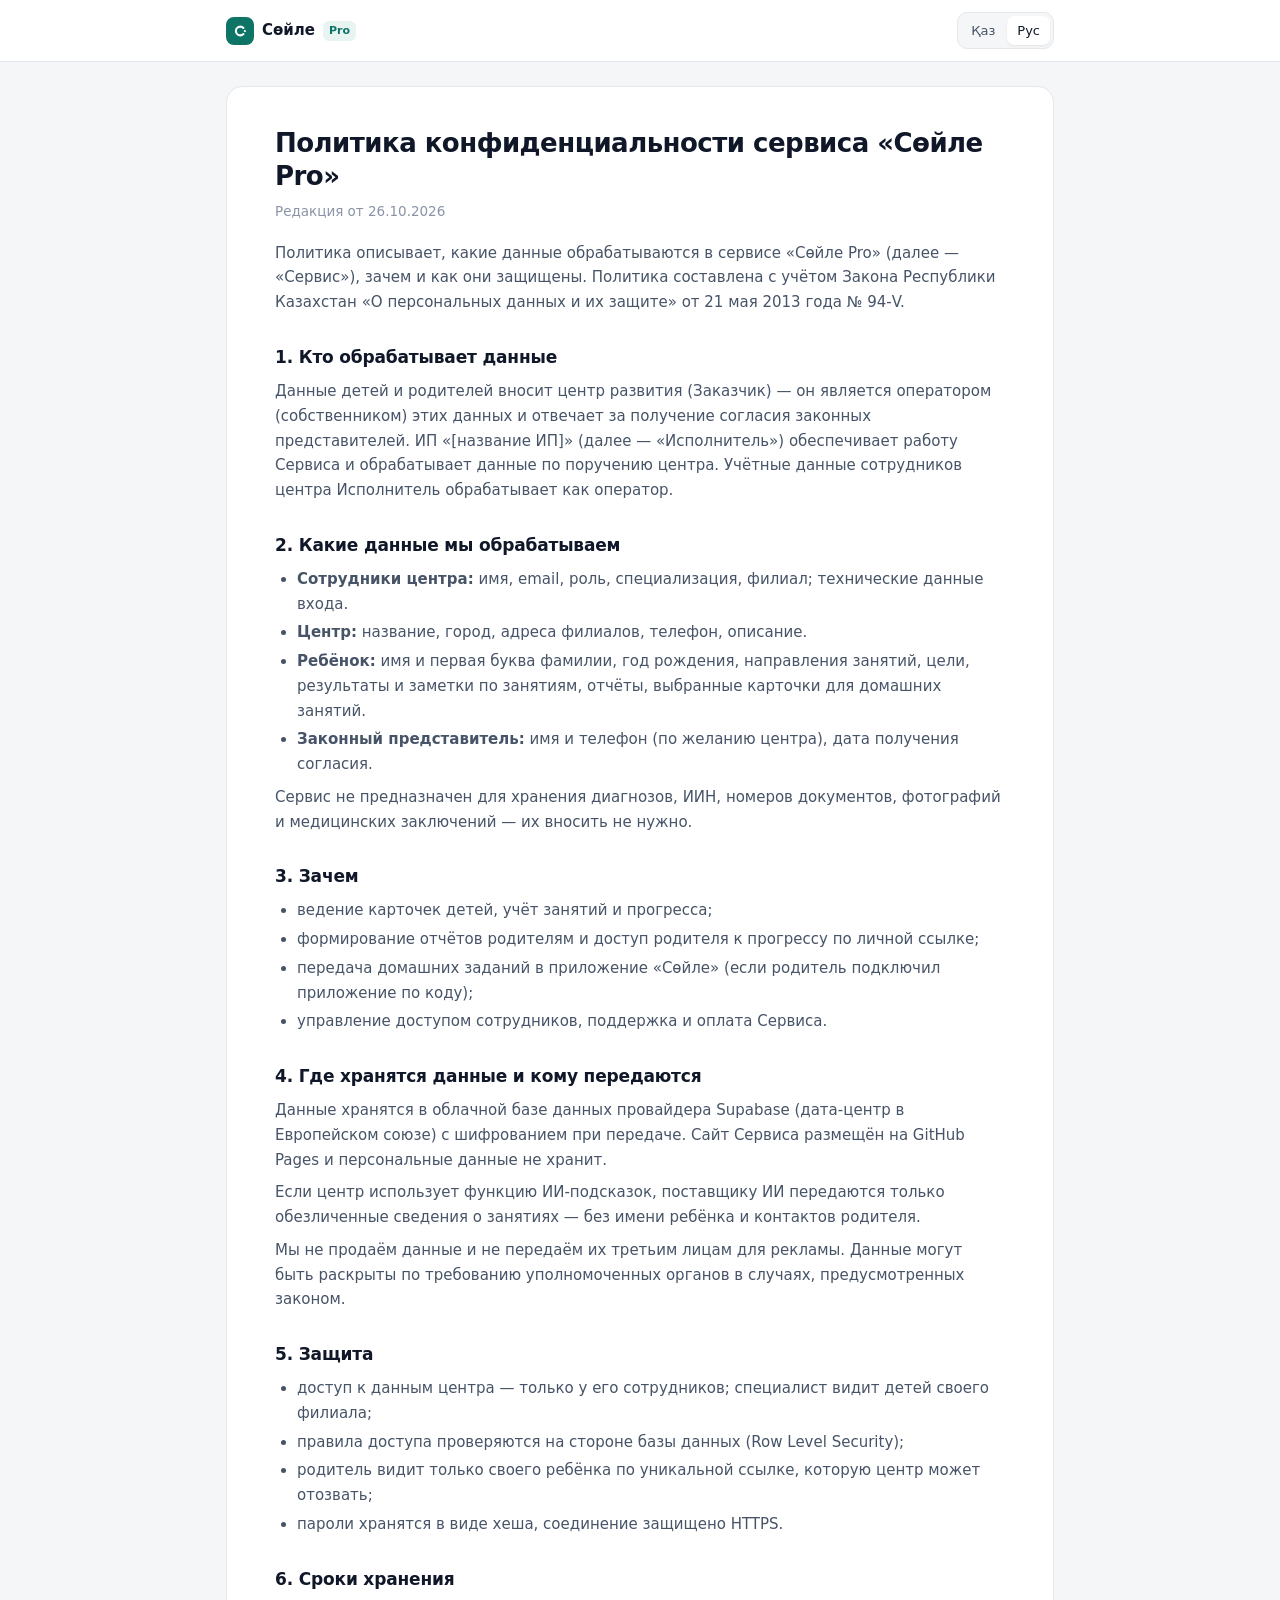
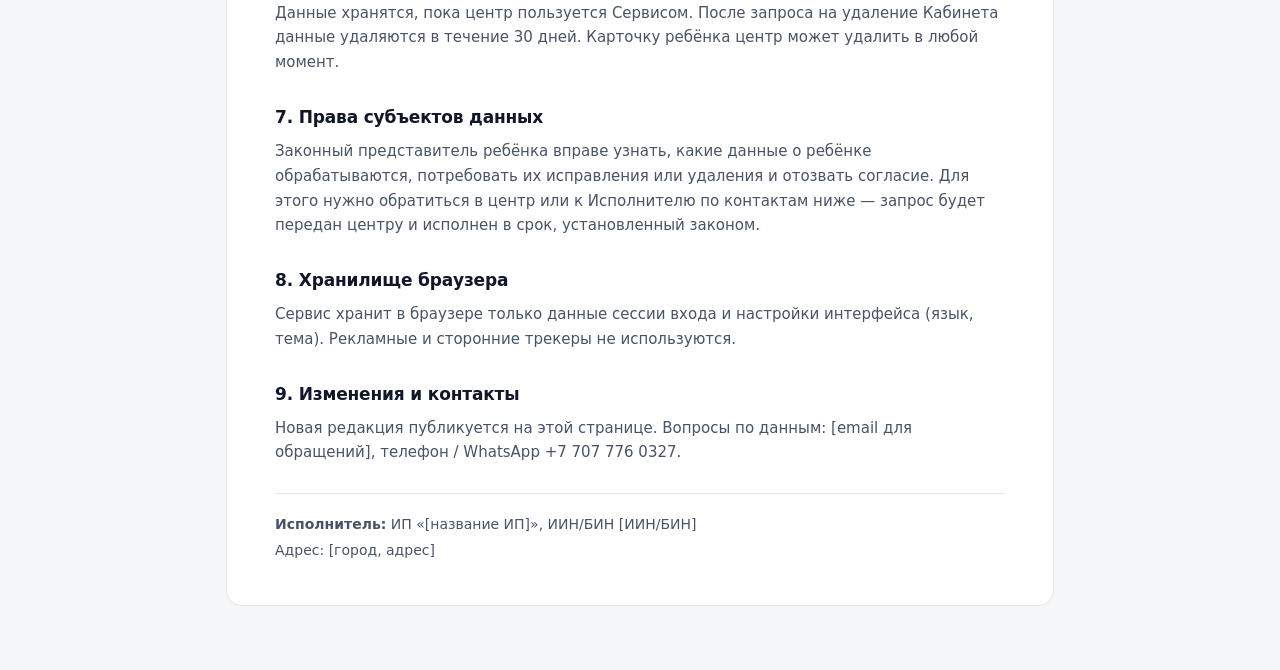
<file: pro/legal/privacy.html>
<!doctype html>
<html lang="ru">
<head>
<meta charset="utf-8">
<meta name="viewport" content="width=device-width, initial-scale=1">
<title>Сөйле Pro</title>
<meta name="robots" content="index,follow">
<link rel="icon" href="data:image/svg+xml,%3Csvg xmlns='http://www.w3.org/2000/svg' viewBox='0 0 64 64'%3E%3Crect width='64' height='64' rx='16' fill='%230D7466'/%3E%3Cpath d='M43 22.5A14 14 0 1 0 43 41.5' fill='none' stroke='white' stroke-width='6.5' stroke-linecap='round'/%3E%3Ccircle cx='47.5' cy='32' r='3.6' fill='white'/%3E%3C/svg%3E">
<link rel="stylesheet" href="legal.css?v=1">
<script src="legal.js?v=1"></script>
</head>
<body>
<header class="lg-top"><div class="lg-top-in">
  <a class="lg-brand" href="../"><i><svg viewBox="0 0 64 64"><path d="M43 22.5A14 14 0 1 0 43 41.5" fill="none" stroke="white" stroke-width="6.5" stroke-linecap="round"/><circle cx="47.5" cy="32" r="3.6" fill="white"/></svg></i>Сөйле <small>Pro</small></a>
  <span class="sp"></span>
  
  <div class="lg-switch"><button data-v="kk">Қаз</button><button data-v="ru">Рус</button></div>
</div></header>
<main>
<article data-lang="ru">
<h1>Политика конфиденциальности сервиса «Сөйле Pro»</h1>
<p class="meta">Редакция от <span data-date></span></p>
<p>Политика описывает, какие данные обрабатываются в сервисе «Сөйле Pro» (далее — «Сервис»), зачем и как они защищены. Политика составлена с учётом Закона Республики Казахстан «О персональных данных и их защите» от 21 мая 2013 года № 94-V.</p>

<h2>1. Кто обрабатывает данные</h2>
<p>Данные детей и родителей вносит центр развития (Заказчик) — он является оператором (собственником) этих данных и отвечает за получение согласия законных представителей. <span data-op="name"></span> (далее — «Исполнитель») обеспечивает работу Сервиса и обрабатывает данные по поручению центра. Учётные данные сотрудников центра Исполнитель обрабатывает как оператор.</p>

<h2>2. Какие данные мы обрабатываем</h2>
<ul>
<li><b>Сотрудники центра:</b> имя, email, роль, специализация, филиал; технические данные входа.</li>
<li><b>Центр:</b> название, город, адреса филиалов, телефон, описание.</li>
<li><b>Ребёнок:</b> имя и первая буква фамилии, год рождения, направления занятий, цели, результаты и заметки по занятиям, отчёты, выбранные карточки для домашних занятий.</li>
<li><b>Законный представитель:</b> имя и телефон (по желанию центра), дата получения согласия.</li>
</ul>
<p>Сервис не предназначен для хранения диагнозов, ИИН, номеров документов, фотографий и медицинских заключений — их вносить не нужно.</p>

<h2>3. Зачем</h2>
<ul>
<li>ведение карточек детей, учёт занятий и прогресса;</li>
<li>формирование отчётов родителям и доступ родителя к прогрессу по личной ссылке;</li>
<li>передача домашних заданий в приложение «Сөйле» (если родитель подключил приложение по коду);</li>
<li>управление доступом сотрудников, поддержка и оплата Сервиса.</li>
</ul>

<h2>4. Где хранятся данные и кому передаются</h2>
<p>Данные хранятся в облачной базе данных провайдера Supabase (дата-центр в Европейском союзе) с шифрованием при передаче. Сайт Сервиса размещён на GitHub Pages и персональные данные не хранит.</p>
<p>Если центр использует функцию ИИ-подсказок, поставщику ИИ передаются только обезличенные сведения о занятиях — без имени ребёнка и контактов родителя.</p>
<p>Мы не продаём данные и не передаём их третьим лицам для рекламы. Данные могут быть раскрыты по требованию уполномоченных органов в случаях, предусмотренных законом.</p>

<h2>5. Защита</h2>
<ul>
<li>доступ к данным центра — только у его сотрудников; специалист видит детей своего филиала;</li>
<li>правила доступа проверяются на стороне базы данных (Row Level Security);</li>
<li>родитель видит только своего ребёнка по уникальной ссылке, которую центр может отозвать;</li>
<li>пароли хранятся в виде хеша, соединение защищено HTTPS.</li>
</ul>

<h2>6. Сроки хранения</h2>
<p>Данные хранятся, пока центр пользуется Сервисом. После запроса на удаление Кабинета данные удаляются в течение 30 дней. Карточку ребёнка центр может удалить в любой момент.</p>

<h2>7. Права субъектов данных</h2>
<p>Законный представитель ребёнка вправе узнать, какие данные о ребёнке обрабатываются, потребовать их исправления или удаления и отозвать согласие. Для этого нужно обратиться в центр или к Исполнителю по контактам ниже — запрос будет передан центру и исполнен в срок, установленный законом.</p>

<h2>8. Хранилище браузера</h2>
<p>Сервис хранит в браузере только данные сессии входа и настройки интерфейса (язык, тема). Рекламные и сторонние трекеры не используются.</p>

<h2>9. Изменения и контакты</h2>
<p>Новая редакция публикуется на этой странице. Вопросы по данным: <span data-op="email"></span>, телефон / WhatsApp <span data-op="phone"></span>.</p>
<div class="req">
<p><b>Исполнитель:</b> <span data-op="name"></span>, ИИН/БИН <span data-op="bin"></span></p>
<p>Адрес: <span data-op="address"></span></p>
</div>
</article>

<article data-lang="kk" hidden>
<h1>«Сөйле Pro» сервисінің құпиялылық саясаты</h1>
<p class="meta"><span data-date></span> редакциясы</p>
<p>Саясат «Сөйле Pro» сервисінде (бұдан әрі — «Сервис») қандай деректер өңделетінін, не үшін және олардың қалай қорғалатынын сипаттайды. Саясат Қазақстан Республикасының 2013 жылғы 21 мамырдағы № 94-V «Дербес деректер және оларды қорғау туралы» Заңын ескере отырып жасалды.</p>

<h2>1. Деректерді кім өңдейді</h2>
<p>Балалар мен ата-аналардың деректерін даму орталығы (Тапсырыс беруші) енгізеді — ол осы деректердің операторы (меншік иесі) болып табылады және заңды өкілдердің келісімін алуға жауап береді. <span data-op="name"></span> (бұдан әрі — «Орындаушы») Сервистің жұмысын қамтамасыз етеді және деректерді орталықтың тапсырмасы бойынша өңдейді. Орталық қызметкерлерінің тіркелгі деректерін Орындаушы оператор ретінде өңдейді.</p>

<h2>2. Қандай деректерді өңдейміз</h2>
<ul>
<li><b>Орталық қызметкерлері:</b> аты, email, рөлі, мамандығы, филиалы; кірудің техникалық деректері.</li>
<li><b>Орталық:</b> атауы, қаласы, филиалдардың мекенжайлары, телефоны, сипаттамасы.</li>
<li><b>Бала:</b> аты және тегінің бірінші әрпі, туған жылы, сабақ бағыттары, мақсаттары, сабақтар бойынша нәтижелер мен жазбалар, есептер, үй жаттығуларына таңдалған карточкалар.</li>
<li><b>Заңды өкіл:</b> аты мен телефоны (орталықтың қалауы бойынша), келісім алынған күні.</li>
</ul>
<p>Сервис диагноздарды, ЖСН-ді, құжат нөмірлерін, фотосуреттерді және медициналық қорытындыларды сақтауға арналмаған — оларды енгізудің қажеті жоқ.</p>

<h2>3. Не үшін</h2>
<ul>
<li>балалардың карточкаларын жүргізу, сабақтар мен прогресті есепке алу;</li>
<li>ата-аналарға есептер жасау және ата-ананың прогреске жеке сілтеме арқылы қол жеткізуі;</li>
<li>үй тапсырмаларын «Сөйле» қолданбасына беру (егер ата-ана қолданбаны код арқылы қосса);</li>
<li>қызметкерлердің қолжетімділігін басқару, қолдау көрсету және Сервис үшін төлем.</li>
</ul>

<h2>4. Деректер қайда сақталады және кімге беріледі</h2>
<p>Деректер Supabase провайдерінің бұлттық дерекқорында (Еуропалық Одақтағы дата-орталық) беру кезінде шифрлаумен сақталады. Сервис сайты GitHub Pages-те орналастырылған және дербес деректерді сақтамайды.</p>
<p>Егер орталық ЖИ-кеңестер функциясын пайдаланса, ЖИ жеткізушісіне тек сабақтар туралы иесіздендірілген мәліметтер — баланың атынсыз және ата-ананың байланыс деректерінсіз беріледі.</p>
<p>Біз деректерді сатпаймыз және жарнама үшін үшінші тұлғаларға бермейміз. Деректер заңда көзделген жағдайларда уәкілетті органдардың талабы бойынша ашылуы мүмкін.</p>

<h2>5. Қорғау</h2>
<ul>
<li>орталық деректеріне тек оның қызметкерлері қол жеткізе алады; маман өз филиалының балаларын көреді;</li>
<li>қолжетімділік ережелері дерекқор жағында тексеріледі (Row Level Security);</li>
<li>ата-ана тек өз баласын орталық кері қайтарып ала алатын бірегей сілтеме арқылы көреді;</li>
<li>құпиясөздер хеш түрінде сақталады, байланыс HTTPS арқылы қорғалған.</li>
</ul>

<h2>6. Сақтау мерзімдері</h2>
<p>Деректер орталық Сервисті пайдаланып жүргенге дейін сақталады. Кабинетті жою туралы сұраудан кейін деректер 30 күн ішінде жойылады. Орталық бала карточкасын кез келген уақытта жоя алады.</p>

<h2>7. Деректер субъектілерінің құқықтары</h2>
<p>Баланың заңды өкілі бала туралы қандай деректер өңделетінін білуге, оларды түзетуді немесе жоюды талап етуге және келісімін кері қайтарып алуға құқылы. Ол үшін орталыққа немесе төмендегі байланыстар бойынша Орындаушыға жүгіну қажет — сұрау орталыққа беріледі және заңда белгіленген мерзімде орындалады.</p>

<h2>8. Браузер қоймасы</h2>
<p>Сервис браузерде тек кіру сессиясының деректерін және интерфейс баптауларын (тіл, тақырып) сақтайды. Жарнамалық және бөгде трекерлер қолданылмайды.</p>

<h2>9. Өзгерістер және байланыс</h2>
<p>Жаңа редакция осы бетте жарияланады. Деректер бойынша сұрақтар: <span data-op="email"></span>, телефон / WhatsApp <span data-op="phone"></span>.</p>
<div class="req">
<p><b>Орындаушы:</b> <span data-op="name"></span>, ЖСН/БСН <span data-op="bin"></span></p>
<p>Мекенжайы: <span data-op="address"></span></p>
</div>
</article>

</main>
</body>
</html>
</file>
<file: games/games.css>
/* Сөйле · Игры — общий стиль (токены взяты из index.html приложения) */
:root{
  --paper:#FFF7E8; --surface:#FFFFFF; --surface-2:#F1F6F4;
  --ink:#172420; --ink-dim:#5B6B66; --line:#E4ECE9;
  --accent:#EF4C82; --accent-ink:#FFFFFF; --accent-soft:#FDE1EA; --accent-2:#FFC93C;
  --ok:#3FA35A; --danger:#C24B4B;
  --blob-1:#FFC2DC; --blob-2:#FFDD5C; --blob-3:#A8EDC9; --blob-4:#C2CDFB; --blob-5:#FFC896;
  --dot-color:rgba(239,76,130,.16);
  --cat-animal:#9C6B30; --cat-food:#E07A34; --cat-transport:#2D6CDF; --cat-toys:#E4527A; --cat-clothes:#2CA5B0; --cat-mix:#8367B8;
  --font-display:'Nunito',system-ui,-apple-system,'Segoe UI',sans-serif;
  --font-ui:'Manrope',system-ui,-apple-system,'Segoe UI',sans-serif;
  --shadow-card:0 1px 2px rgba(23,36,32,.06), 0 8px 20px -10px rgba(23,36,32,.25);
  --shadow-shell:0 30px 70px -25px rgba(15,30,26,.45);
  color-scheme: light;
}
*{ box-sizing:border-box; -webkit-tap-highlight-color:transparent; }
html,body{ margin:0; min-height:100%; }
body.g-body{
  min-height:100dvh;
  background:
    radial-gradient(420px 360px at -4% -2%, var(--blob-1), transparent 72%),
    radial-gradient(380px 340px at 104% 4%, var(--blob-2), transparent 74%),
    radial-gradient(400px 340px at 102% 62%, var(--blob-3), transparent 76%),
    radial-gradient(360px 320px at -2% 68%, var(--blob-4), transparent 76%),
    radial-gradient(340px 300px at 50% 100%, var(--blob-5), transparent 74%),
    radial-gradient(circle, var(--dot-color) 5px, transparent 5px) 0 0/34px 34px,
    var(--paper);
  background-attachment:fixed;
  color:var(--ink); font-family:var(--font-ui);
  padding:14px 12px 24px; display:flex; justify-content:center; align-items:flex-start;
}
.g-shell{
  width:100%; max-width:760px; background:var(--surface); border-radius:30px;
  box-shadow:var(--shadow-shell); border:1px solid var(--line); overflow:hidden;
  display:flex; flex-direction:column; position:relative; min-height:calc(100dvh - 38px);
}
.g-top{
  display:flex; align-items:center; gap:10px; padding:14px 16px;
  border-bottom:1px solid var(--line); background:var(--surface);
}
.g-brand{ display:flex; align-items:center; gap:8px; font-family:var(--font-display); font-weight:900; font-size:20px; flex:1; min-width:0; }
.g-brand svg{ width:28px; height:28px; flex:0 0 auto; }
.g-brand span{ white-space:nowrap; overflow:hidden; text-overflow:ellipsis; }
.g-iconbtn{
  width:44px; height:44px; border-radius:14px; border:0; background:var(--surface-2); color:var(--ink);
  font-size:20px; font-weight:800; cursor:pointer; display:grid; place-items:center; flex:0 0 auto; font-family:var(--font-ui);
}
.g-iconbtn:active{ transform:scale(.95); }
.g-iconbtn svg{ width:22px; height:22px; }
.g-lang{ display:flex; background:var(--surface-2); border-radius:999px; padding:3px; flex:0 0 auto; }
.g-lang button{
  border:0; background:transparent; font-family:var(--font-ui); font-weight:800; font-size:13px; color:var(--ink-dim);
  padding:8px 13px; border-radius:999px; cursor:pointer; min-height:38px;
}
.g-lang button[aria-pressed="true"]{ background:var(--accent); color:var(--accent-ink); }
.g-main{ flex:1; padding:18px 16px 22px; display:flex; flex-direction:column; gap:18px; }
.g-h1{ font-family:var(--font-display); font-weight:900; font-size:clamp(24px,5vw,32px); margin:0; text-wrap:balance; }
.g-sub{ margin:4px 0 0; color:var(--ink-dim); font-size:14px; line-height:1.5; }
.g-sec h3{ margin:0 0 9px; font-size:13px; font-weight:800; color:var(--ink-dim); letter-spacing:.04em; text-transform:uppercase; }
.g-chips{ display:flex; flex-wrap:wrap; gap:9px; }
.g-chip{
  border:3px solid transparent; border-radius:999px; padding:11px 18px; font-family:var(--font-ui); font-weight:800; font-size:15px;
  color:#fff; cursor:pointer; min-height:48px; box-shadow:var(--shadow-card); transition:transform .12s;
}
.g-chip:active{ transform:scale(.96); }
.g-chip[aria-pressed="true"]{ border-color:var(--ink); transform:scale(1.03); }
.g-chip.plain{ background:var(--surface-2); color:var(--ink); box-shadow:none; }
.g-chip.plain[aria-pressed="true"]{ background:var(--accent); color:var(--accent-ink); border-color:transparent; }
.g-chip.num{ min-width:92px; font-family:var(--font-display); font-weight:900; font-size:20px; }
.g-chip.num small{ display:block; font-family:var(--font-ui); font-weight:700; font-size:11px; opacity:.8; }
.g-big{
  margin-top:auto; border:0; border-radius:20px; background:var(--accent); color:var(--accent-ink); cursor:pointer;
  font-family:var(--font-display); font-weight:900; font-size:24px; padding:18px 24px; min-height:64px;
  box-shadow:0 10px 22px -10px var(--accent); display:flex; align-items:center; justify-content:center; gap:10px;
}
.g-big:active{ transform:scale(.98); }
.g-big.ghost{ background:var(--surface-2); color:var(--ink); box-shadow:none; }

/* hub */
.g-tiles{ display:grid; grid-template-columns:repeat(auto-fill,minmax(160px,1fr)); gap:14px; }
.g-tile{
  border:0; border-radius:24px; padding:18px 14px 16px; cursor:pointer; text-align:center; color:#fff; font-family:var(--font-display);
  font-weight:900; font-size:19px; box-shadow:var(--shadow-card); display:flex; flex-direction:column; align-items:center; gap:12px; min-height:150px; justify-content:center;
}
.g-tile:active{ transform:scale(.97); }
.g-tile svg{ width:72px; height:72px; }

/* memory */
.g-progress{ display:flex; gap:5px; align-items:center; flex:1; justify-content:center; min-width:0; }
.g-star{ flex:0 1 24px; min-width:15px; max-width:24px; aspect-ratio:1; color:#E5E9E7; transition:color .3s, transform .3s; }
.g-star svg{ width:100%; height:100%; display:block; }
.g-star.on{ color:var(--accent-2); transform:scale(1.15); }
.g-board{ flex:1; display:flex; align-items:center; justify-content:center; padding:4px 0; }
.g-grid{
  display:grid; gap:clamp(8px,2vw,14px); width:min(100%, calc((100dvh - 190px) * var(--cols) / var(--rows) * .8));
  grid-template-columns:repeat(var(--cols),1fr); margin:0 auto;
}
.g-card{ border:0; padding:0; background:none; aspect-ratio:4/5; perspective:900px; cursor:pointer; font-family:inherit; }
.g-inner{ position:relative; width:100%; height:100%; transform-style:preserve-3d; transition:transform .45s cubic-bezier(.3,.7,.3,1); }
.g-card.flipped .g-inner{ transform:rotateY(180deg); }
.g-card:active:not(.flipped) .g-inner{ transform:scale(.96); }
.g-face{
  position:absolute; inset:0; border-radius:18px; backface-visibility:hidden; -webkit-backface-visibility:hidden; overflow:hidden;
  box-shadow:var(--shadow-card); display:flex; flex-direction:column; align-items:center; justify-content:center;
}
.g-face.front{
  background:
    radial-gradient(circle, rgba(255,255,255,.28) 3px, transparent 3px) 0 0/22px 22px,
    linear-gradient(150deg,#FF86B2,#EF4C82);
  border:3px solid #fff;
}
.g-face.front svg{ width:46%; height:auto; filter:drop-shadow(0 4px 6px rgba(120,20,60,.3)); }
.g-face.back{ transform:rotateY(180deg); background:#fff; border:3px solid var(--line); justify-content:flex-start; }
.g-face.back img{ width:100%; flex:1; min-height:0; object-fit:contain; padding:6% 6% 0; display:block; user-select:none; -webkit-user-drag:none; }
.g-label{
  width:100%; padding:2px 6px 8px; text-align:center; font-family:var(--font-display); font-weight:900;
  font-size:clamp(11px,2.8vw,18px); line-height:1.15; color:var(--ink); min-height:2.3em; display:flex; align-items:center; justify-content:center;
}
.g-card.matched .g-face.back{ border-color:var(--ok); box-shadow:0 0 0 3px color-mix(in srgb, var(--ok) 28%, transparent), var(--shadow-card); }
.g-card.matched::after{
  content:'✓'; position:absolute; top:6px; right:8px; width:24px; height:24px; border-radius:50%; background:var(--ok); color:#fff;
  font-weight:900; font-size:15px; display:grid; place-items:center; transform:translateZ(1px); pointer-events:none;
}
.g-card{ position:relative; }
.g-card.pop .g-inner{ animation:gpop .5s ease; }
@keyframes gpop{ 0%,100%{ transform:rotateY(180deg) scale(1);} 45%{ transform:rotateY(180deg) scale(1.07);} }

/* find (Покажи) */
.g-prompt{ display:flex; flex-direction:column; align-items:center; gap:8px; padding:4px 0 2px; }
.g-speak{
  width:92px; height:92px; border-radius:50%; border:0; background:var(--accent); color:var(--accent-ink); cursor:pointer;
  display:grid; place-items:center; box-shadow:0 10px 22px -10px var(--accent);
}
.g-speak svg{ width:46px; height:46px; }
.g-speak:active{ transform:scale(.95); }
.g-speak.pulse{ animation:gpulse .8s ease; }
@keyframes gpulse{ 0%,100%{ transform:scale(1); } 40%{ transform:scale(1.09); } }
.g-word{ font-family:var(--font-display); font-weight:900; font-size:clamp(28px,7vw,40px); min-height:1.25em; text-align:center; text-wrap:balance; }
.g-choices{
  display:grid; grid-template-columns:repeat(var(--cols),1fr); gap:clamp(10px,3vw,18px);
  width:min(100%, calc((100dvh - var(--reserve, 330px)) * var(--cols) / var(--rows) * .8)); margin:0 auto;
}
.g-choice{
  position:relative; border:3px solid var(--line); border-radius:22px; background:#fff; padding:0; cursor:pointer; aspect-ratio:4/5;
  display:flex; align-items:center; justify-content:center; box-shadow:var(--shadow-card); overflow:hidden; transition:opacity .25s, border-color .2s;
}
.g-choice img{ width:100%; height:100%; object-fit:contain; padding:9%; display:block; user-select:none; -webkit-user-drag:none; }
.g-choice:active{ transform:scale(.97); }
.g-choice.center{ grid-column:1 / -1; justify-self:center; width:calc(50% - clamp(5px,1.5vw,9px)); }
.g-choice.tried{ opacity:.3; pointer-events:none; animation:gshake .4s ease; }
@keyframes gshake{ 25%{ transform:translateX(-4px); } 75%{ transform:translateX(4px); } }
.g-choice.ok{ border-color:var(--ok); box-shadow:0 0 0 4px color-mix(in srgb, var(--ok) 28%, transparent), var(--shadow-card); animation:gok .5s ease; pointer-events:none; }
.g-choice.ok::after{
  content:'✓'; position:absolute; top:8px; right:10px; width:28px; height:28px; border-radius:50%; background:var(--ok); color:#fff;
  font-weight:900; font-size:17px; display:grid; place-items:center;
}
@keyframes gok{ 0%,100%{ transform:scale(1); } 45%{ transform:scale(1.05); } }

/* win */
.g-overlay{
  position:absolute; inset:0; z-index:20; background:rgba(255,247,232,.94); backdrop-filter:blur(4px);
  display:flex; flex-direction:column; align-items:center; justify-content:center; gap:16px; padding:24px; text-align:center;
  animation:gfade .4s ease both;
}
@keyframes gfade{ from{ opacity:0; } to{ opacity:1; } }
.g-overlay svg.g-mascot{ width:120px; height:120px; animation:gbounce 1.4s ease-in-out infinite; }
@keyframes gbounce{ 0%,100%{ transform:translateY(0);} 50%{ transform:translateY(-10px);} }
.g-win{ font-family:var(--font-display); font-weight:900; font-size:clamp(34px,8vw,52px); margin:0; color:var(--accent); }
.g-stars{ display:flex; gap:8px; }
.g-stars svg{ width:38px; height:38px; color:var(--accent-2); }
.g-actions{ display:flex; flex-direction:column; gap:12px; width:100%; max-width:340px; }
.g-confetti{ position:fixed; inset:0; pointer-events:none; overflow:hidden; z-index:30; }
.g-confetti i{
  position:absolute; top:-14px; width:10px; height:16px; border-radius:3px; opacity:.95;
  animation:gfall linear forwards;
}
@keyframes gfall{ to{ transform:translateY(110vh) rotate(540deg); } }

@media (prefers-reduced-motion: reduce){
  .g-inner{ transition:none; }
  .g-overlay svg.g-mascot, .g-card.pop .g-inner, .g-speak.pulse, .g-choice.tried, .g-choice.ok{ animation:none; }
  .g-confetti{ display:none; }
}

/* ====== сортировка ====== */
.g-sortstage{ width:100%; display:flex; flex-direction:column; align-items:center; gap:18px; }
.g-sortslot{ width:min(46vw,170px); aspect-ratio:4/5; display:grid; place-items:center; }
.g-sortitem{ width:100%; height:100%; border-radius:22px; background:#fff; border:3px solid var(--line); box-shadow:var(--shadow-card); display:grid; place-items:center; cursor:grab; touch-action:none; animation:gin .35s ease; }
.g-sortitem img{ width:100%; height:100%; object-fit:contain; padding:9%; pointer-events:none; user-select:none; }
@keyframes gin{ from{ transform:scale(.8); opacity:0; } to{ transform:scale(1); opacity:1; } }
.g-sortitem.drop{ animation:gdrop .8s ease forwards; pointer-events:none; }
@keyframes gdrop{ 0%{ transform:scale(1); } 60%{ transform:translateY(120px) scale(.45); opacity:1; } 100%{ transform:translateY(150px) scale(.3); opacity:0; } }
.g-sortitem.nope{ animation:gshake .4s ease; }
.g-bins{ display:grid; grid-template-columns:1fr 1fr; gap:14px; width:100%; max-width:520px; }
.g-bin{
  border:4px solid var(--bin); border-radius:24px 24px 30px 30px; background:color-mix(in srgb, var(--bin) 14%, #fff); padding:12px 8px 10px; cursor:pointer;
  display:flex; flex-direction:column; align-items:center; gap:6px; font-family:var(--font-display); box-shadow:var(--shadow-card); transition:transform .2s, background .2s;
}
.g-bin img{ width:46%; aspect-ratio:4/5; object-fit:contain; opacity:.9; pointer-events:none; }
.g-binlabel{ font-weight:900; font-size:clamp(15px,4vw,20px); color:var(--ink); }
.g-bin.good{ background:color-mix(in srgb, var(--ok) 28%, #fff); transform:scale(1.04); border-color:var(--ok); }
.g-bin.bad{ animation:gshake .4s ease; }

/* ====== пазл ====== */
.g-puzwrap{ display:flex; flex-direction:column; align-items:center; gap:14px; }
.g-puz{ display:grid; border-radius:14px; overflow:hidden; background:var(--surface-2); box-shadow:var(--shadow-card); border:3px solid var(--line); }
.g-slot{ background-color:#fff; background-repeat:no-repeat; position:relative; outline:2px dashed color-mix(in srgb, var(--accent) 45%, transparent); outline-offset:-2px; }
.g-slot:not(.filled){ background-blend-mode:normal; }
.g-slot:not(.filled)::before{ content:''; position:absolute; inset:0; background:rgba(255,255,255,.88); }
.g-slot.filled{ outline:none; animation:gok .5s ease; }
.g-slot.nope{ animation:gshake .4s ease; }
.g-puz.whole{ box-shadow:0 0 0 4px color-mix(in srgb, var(--ok) 35%, transparent), var(--shadow-card); border-color:var(--ok); }
.g-tray{ display:flex; flex-wrap:wrap; justify-content:center; gap:10px; min-height:60px; }
.g-piece{ background-repeat:no-repeat; border-radius:12px; border:3px solid #fff; box-shadow:var(--shadow-card); cursor:grab; touch-action:none; }
.g-piece.sel{ outline:4px solid var(--accent); }
.g-piece.nope{ animation:gshake .4s ease; }

/* ====== тень ====== */
.g-sil{ position:relative; width:min(54vw,200px); aspect-ratio:4/5; border-radius:26px; background:radial-gradient(circle at 50% 40%, #E7ECFA, #C9D3F0); border:3px solid #fff; box-shadow:var(--shadow-card); display:grid; place-items:center; overflow:hidden; }
.g-sil img{ position:absolute; inset:0; width:100%; height:100%; object-fit:contain; padding:8%; transition:opacity .7s ease; }
.g-sil .sil-full{ opacity:0; }
.g-sil.lit .sil-full{ opacity:1; }
.g-sil.lit .sil-dark{ opacity:0; }
.g-sil.fallback .sil-dark{ filter:grayscale(1) brightness(.52) contrast(1000%); mix-blend-mode:multiply; }
.g-sil.lit{ background:#fff; }

/* ====== пузыри ====== */
.g-sea{ display:flex; flex-wrap:wrap; justify-content:center; align-content:center; gap:10px 8px; width:100%; max-width:520px; min-height:300px; padding:6px 0; }
.g-bubble{
  --dx:0px; --dy:0px; --sc:1; position:relative; width:min(38vw,150px); aspect-ratio:1; border-radius:50%; border:0; padding:0; cursor:pointer;
  background:radial-gradient(circle at 32% 28%, rgba(255,255,255,.95), rgba(190,235,245,.55) 38%, rgba(120,200,225,.38) 72%, rgba(80,170,205,.5));
  box-shadow:inset 0 0 0 3px rgba(255,255,255,.75), inset -6px -10px 18px rgba(60,150,190,.25), 0 10px 22px -12px rgba(30,100,140,.6);
  transform:translate(var(--dx),var(--dy)) scale(var(--sc)); animation:gbob 3.2s ease-in-out infinite;
}
.g-bubble img{ position:absolute; inset:16%; width:68%; height:68%; object-fit:contain; border-radius:50%; background:rgba(255,255,255,.65); pointer-events:none; }
.g-bubble::after{ content:''; position:absolute; top:12%; left:20%; width:20%; height:11%; border-radius:50%; background:rgba(255,255,255,.9); transform:rotate(-30deg); }
@keyframes gbob{ 0%,100%{ transform:translate(var(--dx),var(--dy)) scale(var(--sc)); } 50%{ transform:translate(var(--dx),calc(var(--dy) - 10px)) scale(var(--sc)); } }
.g-bubble.pop{ animation:gpopb .5s ease forwards; pointer-events:none; }
@keyframes gpopb{ 0%{ transform:translate(var(--dx),var(--dy)) scale(var(--sc)); } 40%{ transform:translate(var(--dx),var(--dy)) scale(calc(var(--sc) * 1.25)); opacity:1; } 100%{ transform:translate(var(--dx),var(--dy)) scale(calc(var(--sc) * 1.5)); opacity:0; } }
.g-bubble.wob{ animation:gshake .45s ease; }

/* ====== счёт ====== */
.g-countbox{ width:100%; max-width:520px; display:flex; flex-direction:column; align-items:center; gap:22px; }
.g-pile{ display:flex; flex-wrap:wrap; justify-content:center; gap:8px; padding:14px; background:var(--surface-2); border-radius:26px; width:100%; max-width:380px; min-height:120px; align-content:center; }
.g-pileitem{ width:clamp(64px,19vw,92px); aspect-ratio:4/5; background:#fff; border-radius:16px; border:3px solid var(--line); display:grid; place-items:center; box-shadow:var(--shadow-card); transition:transform .25s, border-color .25s; }
.g-pileitem img{ width:100%; height:100%; object-fit:contain; padding:8%; pointer-events:none; }
.g-pileitem.lit{ transform:scale(1.12); border-color:var(--ok); }
.g-nums{ display:flex; gap:14px; justify-content:center; width:100%; }
.g-numbtn{ width:clamp(84px,24vw,110px); aspect-ratio:1; border-radius:28px; border:0; background:var(--accent); color:#fff; font-family:var(--font-display); font-weight:900; font-size:clamp(44px,12vw,58px); cursor:pointer; box-shadow:0 10px 20px -10px var(--accent); }
.g-numbtn:nth-child(2){ background:#2D6CDF; box-shadow:0 10px 20px -10px #2D6CDF; }
.g-numbtn:nth-child(3){ background:#E07A34; box-shadow:0 10px 20px -10px #E07A34; }
.g-numbtn:active{ transform:scale(.95); }
.g-numbtn.ok{ background:var(--ok); box-shadow:0 0 0 5px color-mix(in srgb, var(--ok) 30%, transparent); pointer-events:none; }
.g-numbtn.tried{ opacity:.3; pointer-events:none; animation:gshake .4s ease; }

/* ====== что исчезло ====== */
.g-missarea{ display:flex; flex-direction:column; align-items:center; gap:26px; width:100%; }
.g-missrow{ display:flex; flex-wrap:wrap; justify-content:center; gap:10px; }
.g-mini{ width:min(112px, calc((min(100vw,760px) - 76px - (var(--n,4) - 1) * 10px) / var(--n,4))); aspect-ratio:4/5; border-radius:16px; background:#fff; border:3px solid var(--line); box-shadow:var(--shadow-card); padding:0; display:grid; place-items:center; position:relative; overflow:hidden; }
.g-mini img{ width:100%; height:100%; object-fit:contain; padding:8%; pointer-events:none; }
.g-minibtn{ cursor:pointer; }
.g-minibtn:active{ transform:scale(.96); }
.g-minibtn.ok{ border-color:var(--ok); box-shadow:0 0 0 4px color-mix(in srgb, var(--ok) 28%, transparent); }
.g-minibtn.tried{ opacity:.3; pointer-events:none; animation:gshake .4s ease; }
.g-minislot.covered::after{ content:''; position:absolute; inset:0; background:radial-gradient(circle, rgba(255,255,255,.28) 3px, transparent 3px) 0 0/18px 18px, linear-gradient(150deg,#FF86B2,#EF4C82); }
.g-minislot.gap{ border:3px dashed color-mix(in srgb, var(--accent) 60%, transparent); background:var(--accent-soft); }
.g-minislot.gap span{ font-family:var(--font-display); font-weight:900; font-size:44px; color:var(--accent); }
.g-minislot.found{ border-color:var(--ok); animation:gok .5s ease; }

/* ====== лупа ====== */
.g-lens{ position:relative; border-radius:50%; overflow:hidden; background:#fff; border:7px solid #fff; box-shadow:0 0 0 4px var(--cat-transport), var(--shadow-card); flex:0 0 auto; }
.g-lenszoom, .g-lensfull{ position:absolute; inset:0; width:100%; height:100%; background-repeat:no-repeat; transition:opacity .6s ease; }
.g-lensfull{ object-fit:contain; padding:10%; opacity:0; }
.g-lens.rev .g-lenszoom{ opacity:0; }
.g-lens.rev .g-lensfull{ opacity:1; }

/* ====== слово и картинка ====== */
.g-words{ display:grid; grid-template-columns:1fr 1fr; gap:16px; width:100%; max-width:480px; }
.g-wcol{ display:flex; flex-direction:column; gap:12px; justify-content:center; }
.g-wpic, .g-wword{ height:clamp(84px,15dvh,118px); border-radius:20px; border:3px solid var(--line); background:#fff; box-shadow:var(--shadow-card); cursor:pointer; font-family:var(--font-display); font-weight:900; color:var(--ink); padding:0; }
.g-wpic img{ width:100%; height:100%; object-fit:contain; padding:6%; pointer-events:none; }
.g-wword{ font-size:clamp(17px,4.6vw,24px); padding:0 8px; line-height:1.1; overflow-wrap:anywhere; }
.g-wpic.sel{ border-color:var(--accent); box-shadow:0 0 0 4px color-mix(in srgb, var(--accent) 28%, transparent); }
.g-wpic.done, .g-wword.done{ border-color:var(--ok); background:color-mix(in srgb, var(--ok) 12%, #fff); pointer-events:none; }
.g-wword.nope{ animation:gshake .4s ease; }

/* ====== повтори ====== */
.g-pads{ display:grid; grid-template-columns:repeat(2,1fr); gap:16px; width:min(100%,420px); }
.g-pads[style*="--n: 3"] .g-pad:last-child{ grid-column:1 / -1; justify-self:center; width:calc(50% - 8px); }
.g-pad{ position:relative; aspect-ratio:1; border-radius:28px; border:6px solid var(--pad); background:#fff; padding:0; cursor:pointer; box-shadow:0 8px 0 -2px color-mix(in srgb, var(--pad) 55%, #000 0%), var(--shadow-card); transition:transform .15s, background .15s, box-shadow .15s; }
.g-pad img{ width:100%; height:100%; object-fit:contain; padding:10%; pointer-events:none; }
.g-pad:active{ transform:translateY(3px); }
.g-pad.lit{ background:color-mix(in srgb, var(--pad) 22%, #fff); transform:scale(1.06); box-shadow:0 0 0 8px color-mix(in srgb, var(--pad) 30%, transparent), var(--shadow-card); }

/* ====== главный экран 4×3 ====== */
.g-hubgrid{ display:grid; grid-template-columns:repeat(4,1fr); gap:clamp(8px,2.4vw,16px); }
.g-gtile{
  position:relative; border:0; border-radius:22px; padding:10px 4px 9px; cursor:pointer; color:#fff; font-family:var(--font-display); font-weight:900;
  background:linear-gradient(155deg, var(--c2), var(--c1)); box-shadow:0 10px 18px -10px var(--c1), inset 0 2px 0 rgba(255,255,255,.45), inset 0 -3px 0 rgba(0,0,0,.08);
  display:flex; flex-direction:column; align-items:center; gap:6px; aspect-ratio:1/1.18; justify-content:space-between; overflow:hidden;
  transition:transform .15s;
}
.g-gtile::before{ content:''; position:absolute; top:-30%; left:-20%; width:90%; height:70%; border-radius:50%; background:rgba(255,255,255,.22); pointer-events:none; }
.g-gtile:active{ transform:scale(.95); }
.g-gtile svg{ width:86%; height:auto; flex:1 1 auto; min-height:0; filter:drop-shadow(0 4px 5px rgba(0,0,0,.22)); position:relative; }
.g-gtile span{ position:relative; font-size:clamp(9px,2.55vw,14px); line-height:1.1; text-align:center; text-wrap:balance; overflow-wrap:normal; word-break:normal; min-height:2.2em; display:flex; align-items:center; justify-content:center; padding:0 2px; text-shadow:0 1px 2px rgba(0,0,0,.25); }
.g-hubhead{ display:flex; align-items:flex-end; justify-content:space-between; gap:12px; }
.g-count{ font-family:var(--font-display); font-weight:900; font-size:13px; background:var(--accent-soft); color:var(--accent); border-radius:999px; padding:7px 13px; white-space:nowrap; }

/* ===== Игра «Составь предложение» ===== */
.g-face{ position:relative; width:100%; aspect-ratio:1/1; border-radius:12px; display:grid; place-items:center; overflow:hidden; background:#fff; }
.g-face img{ width:100%; height:100%; object-fit:contain; padding:6%; display:block; pointer-events:none; user-select:none; -webkit-user-drag:none; }
.g-face.noimg{ color:#fff; font-family:var(--font-display); font-weight:900; font-size:clamp(14px,4vw,20px); text-align:center; padding:4px; line-height:1.05; }
.g-face.noimg svg{ width:72%; height:72%; }
.g-listen{ display:inline-flex; align-items:center; gap:10px; border:0; cursor:pointer; border-radius:999px; padding:12px 24px; font-family:var(--font-display); font-weight:900; font-size:18px; color:#fff;
  background:linear-gradient(155deg,#E58ACF,#B23A9E); box-shadow:0 10px 18px -10px #B23A9E, inset 0 2px 0 rgba(255,255,255,.4); }
.g-listen:active{ transform:scale(.97); }
.g-listen svg{ width:26px; height:26px; }
.g-sent{ width:100%; max-width:640px; display:flex; flex-direction:column; gap:clamp(14px,4vw,26px); align-items:stretch; }
.g-sentslots{ display:flex; justify-content:center; gap:clamp(6px,2vw,12px); padding:12px 8px; border-radius:22px; background:var(--accent-soft); border:3px dashed color-mix(in srgb, var(--accent) 40%, transparent); }
.g-sentslots.done{ background:color-mix(in srgb, var(--ok) 14%, #fff); border:3px solid var(--ok); }
.g-sslot{ position:relative; flex:0 1 112px; min-width:0; aspect-ratio:4/5; border-radius:16px; background:rgba(255,255,255,.7); border:3px dashed color-mix(in srgb, var(--accent) 45%, transparent);
  display:flex; flex-direction:column; align-items:center; justify-content:center; gap:3px; padding:4px; transition:transform .2s, box-shadow .2s; }
.g-sslot .g-snum{ font-family:var(--font-display); font-weight:900; font-size:clamp(22px,7vw,34px); color:color-mix(in srgb, var(--accent) 55%, #fff); }
.g-sslot.filled{ background:#fff; border:3px solid var(--ok); box-shadow:var(--shadow-card); animation:gok .5s ease; }
.g-sslot.filled .g-face{ flex:1 1 auto; min-height:0; aspect-ratio:auto; }
.g-sslot.lit{ transform:translateY(-6px) scale(1.06); box-shadow:0 0 0 5px color-mix(in srgb, var(--accent) 35%, transparent), var(--shadow-card); border-color:var(--accent); }
.g-sword{ font-family:var(--font-display); font-weight:900; font-size:clamp(11px,3.1vw,16px); line-height:1.05; text-align:center; color:var(--ink); max-width:100%; overflow-wrap:anywhere; }
.g-sentbank{ display:grid; grid-template-columns:repeat(var(--n,3), minmax(0,1fr)); gap:clamp(8px,2.4vw,14px); justify-items:center; }
.g-scard{ width:100%; max-width:130px; aspect-ratio:4/5; border-radius:16px; background:#fff; border:3px solid var(--line); box-shadow:var(--shadow-card); cursor:pointer; padding:4px;
  display:flex; flex-direction:column; align-items:center; justify-content:center; gap:3px; font:inherit; }
.g-scard .g-face{ flex:1 1 auto; min-height:0; aspect-ratio:auto; width:100%; }
.g-scard:active{ transform:scale(.96); }
.g-scard.used{ visibility:hidden; pointer-events:none; }
.g-scard.tried{ animation:gshake .4s ease; opacity:.55; }
.g-scard.nudge{ animation:gbounce 1s ease-in-out infinite; border-color:var(--accent); }
@media (prefers-reduced-motion:reduce){ .g-scard.nudge, .g-sslot.filled{ animation:none; } }

/* ===== Главный экран игр: большая плитка «Составь предложение» и кнопка «назад» в приложение ===== */
.g-feature{ position:relative; width:100%; border:0; border-radius:24px; padding:12px 16px; cursor:pointer; color:#fff; font-family:var(--font-display); font-weight:900; text-align:left;
  background:linear-gradient(155deg, var(--c2), var(--c1)); box-shadow:0 12px 20px -10px var(--c1), inset 0 2px 0 rgba(255,255,255,.45), inset 0 -3px 0 rgba(0,0,0,.08);
  display:flex; align-items:center; gap:14px; overflow:hidden; margin-bottom:clamp(8px,2.4vw,16px); }
.g-feature::before{ content:''; position:absolute; top:-60%; left:-10%; width:55%; height:140%; border-radius:50%; background:rgba(255,255,255,.2); pointer-events:none; }
.g-feature:active{ transform:scale(.98); }
.g-feature svg{ position:relative; width:clamp(64px,18vw,92px); height:auto; flex:0 0 auto; filter:drop-shadow(0 4px 5px rgba(0,0,0,.22)); }
.g-feature .ft{ position:relative; display:flex; flex-direction:column; gap:3px; min-width:0; }
.g-feature .ft b{ font-size:clamp(17px,5vw,24px); line-height:1.1; text-shadow:0 1px 2px rgba(0,0,0,.25); }
.g-feature .ft small{ font-family:var(--font-ui); font-weight:700; font-size:clamp(11px,3.2vw,14px); opacity:.92; line-height:1.2; }
.g-feature .go{ position:relative; margin-left:auto; flex:0 0 auto; width:38px; height:38px; border-radius:50%; background:rgba(255,255,255,.28); display:grid; place-items:center; }
.g-feature .go svg{ width:20px; height:20px; transform:rotate(180deg); filter:none; }
.g-hubbar{ display:flex; align-items:center; gap:10px; }
.g-hubbar .g-brand{ margin-right:auto; }

/* две крупные плитки над сеткой + чашки */
.g-featrow{ display:grid; grid-template-columns:repeat(var(--k,2),1fr); gap:clamp(8px,2.4vw,16px); margin-bottom:clamp(8px,2.4vw,16px); }
.g-featrow .g-feature{ margin:0; flex-direction:column; text-align:center; padding:12px 8px 12px; gap:6px; justify-content:flex-start; }
.g-featrow .g-feature svg{ width:clamp(60px,18vw,84px); }
.g-featrow .g-feature .ft{ align-items:center; }
.g-featrow .g-feature .ft small{ display:none; }
.g-featrow .g-feature .ft b{ font-size:clamp(14px,4.2vw,20px); }
.g-cupbin{ background:color-mix(in srgb, var(--bin) 10%, #fff); border-radius:26px; padding:10px 8px 8px; gap:4px; }
.g-cupbin svg{ width:70%; max-width:150px; height:auto; pointer-events:none; }
.g-cupbin .g-binlabel{ color:var(--bin); }
.g-learn{ margin-bottom:clamp(8px,2.4vw,16px); display:flex; align-items:center; gap:14px; background:linear-gradient(135deg,var(--c1),var(--c2)); min-height:96px; }
</file>
<file: pro/legal/legal.css>
:root { --bg: #F5F6F8; --surface: #fff; --border: #E4E7EC; --text: #0F1728; --text-2: #475467; --text-3: #8A94A6; --accent: #0D7466; --accent-soft: #E7F4F1; color-scheme: light; }
@media (prefers-color-scheme: dark) {
  :root:not([data-theme="light"]) { --bg: #0C1117; --surface: #131A22; --border: #253141; --text: #E8EDF3; --text-2: #A7B3C2; --text-3: #6E7C8E; --accent: #2FB59F; --accent-soft: #11302B; color-scheme: dark; }
}
:root[data-theme="dark"] { --bg: #0C1117; --surface: #131A22; --border: #253141; --text: #E8EDF3; --text-2: #A7B3C2; --text-3: #6E7C8E; --accent: #2FB59F; --accent-soft: #11302B; color-scheme: dark; }
* { box-sizing: border-box; }
body { margin: 0; background: var(--bg); color: var(--text); font: 400 15px/1.65 Inter, system-ui, -apple-system, "Segoe UI", Roboto, sans-serif; -webkit-font-smoothing: antialiased; }
a { color: var(--accent); }
.lg-top { position: sticky; top: 0; z-index: 2; background: var(--surface); border-bottom: 1px solid var(--border); }
.lg-top-in { max-width: 860px; margin: 0 auto; padding: 12px 16px; display: flex; align-items: center; gap: 12px; }
.lg-brand { display: flex; align-items: center; gap: 8px; font-weight: 700; color: var(--text); text-decoration: none; }
.lg-brand i { display: inline-grid; place-items: center; width: 28px; height: 28px; border-radius: 8px; background: #0D7466; }
.lg-brand svg { width: 20px; height: 20px; }
.lg-brand small { font-size: 11px; font-weight: 600; padding: 1px 6px; border-radius: 6px; background: var(--accent-soft); color: var(--accent); }
.sp { flex: 1; }
.lg-switch { display: inline-flex; background: var(--bg); border: 1px solid var(--border); border-radius: 10px; padding: 3px; gap: 2px; }
.lg-switch button, .lg-btn { border: 0; background: transparent; font: inherit; font-size: 13px; padding: 4px 10px; border-radius: 7px; cursor: pointer; color: var(--text-2); }
.lg-switch button.on { background: var(--surface); color: var(--text); box-shadow: 0 1px 2px rgba(0,0,0,.08); }
.lg-btn { border: 1px solid var(--border); background: var(--surface); color: var(--text); padding: 6px 12px; }
main { max-width: 860px; margin: 24px auto 64px; padding: 0 16px; }
article { background: var(--surface); border: 1px solid var(--border); border-radius: 16px; padding: 40px 48px; }
h1 { font-size: 26px; line-height: 1.25; letter-spacing: -0.02em; margin: 0 0 6px; }
h2 { font-size: 17px; margin: 28px 0 8px; letter-spacing: -0.01em; }
p, li { color: var(--text-2); }
p { margin: 8px 0; }
ul, ol { padding-left: 22px; margin: 8px 0; }
li { margin: 4px 0; }
.meta { color: var(--text-3); font-size: 13.5px; margin-bottom: 18px; }
.note { background: var(--accent-soft); color: var(--text); border-radius: 12px; padding: 12px 16px; font-size: 14px; margin: 16px 0; }
.req { border-top: 1px solid var(--border); margin-top: 28px; padding-top: 16px; font-size: 14px; }
.req p { margin: 3px 0; }
.form-line { display: flex; gap: 10px; align-items: flex-end; margin: 14px 0; color: var(--text); }
.form-line span { white-space: nowrap; }
.form-line i { flex: 1; border-bottom: 1px solid var(--text-3); height: 1.4em; }
.sign { display: grid; grid-template-columns: 1fr 1fr; gap: 24px; margin-top: 36px; }
.check-line { display: flex; gap: 10px; align-items: flex-start; margin: 8px 0; color: var(--text); }
.check-line b { display: inline-block; width: 16px; height: 16px; border: 1.5px solid var(--text-3); border-radius: 3px; flex: none; margin-top: 4px; }
@media (max-width: 640px) { article { padding: 24px 18px; border-radius: 12px; } h1 { font-size: 22px; } .sign { grid-template-columns: 1fr; } }
@media print {
  :root { --bg: #fff; --surface: #fff; --text: #000; --text-2: #111; --text-3: #555; color-scheme: light; }
  .lg-top { display: none; } main { margin: 0; max-width: none; } article { border: 0; padding: 0; }
  body { font-size: 12pt; } h1 { font-size: 16pt; } h2 { font-size: 12.5pt; margin-top: 16px; } .note { display: none; }
}
</file>
